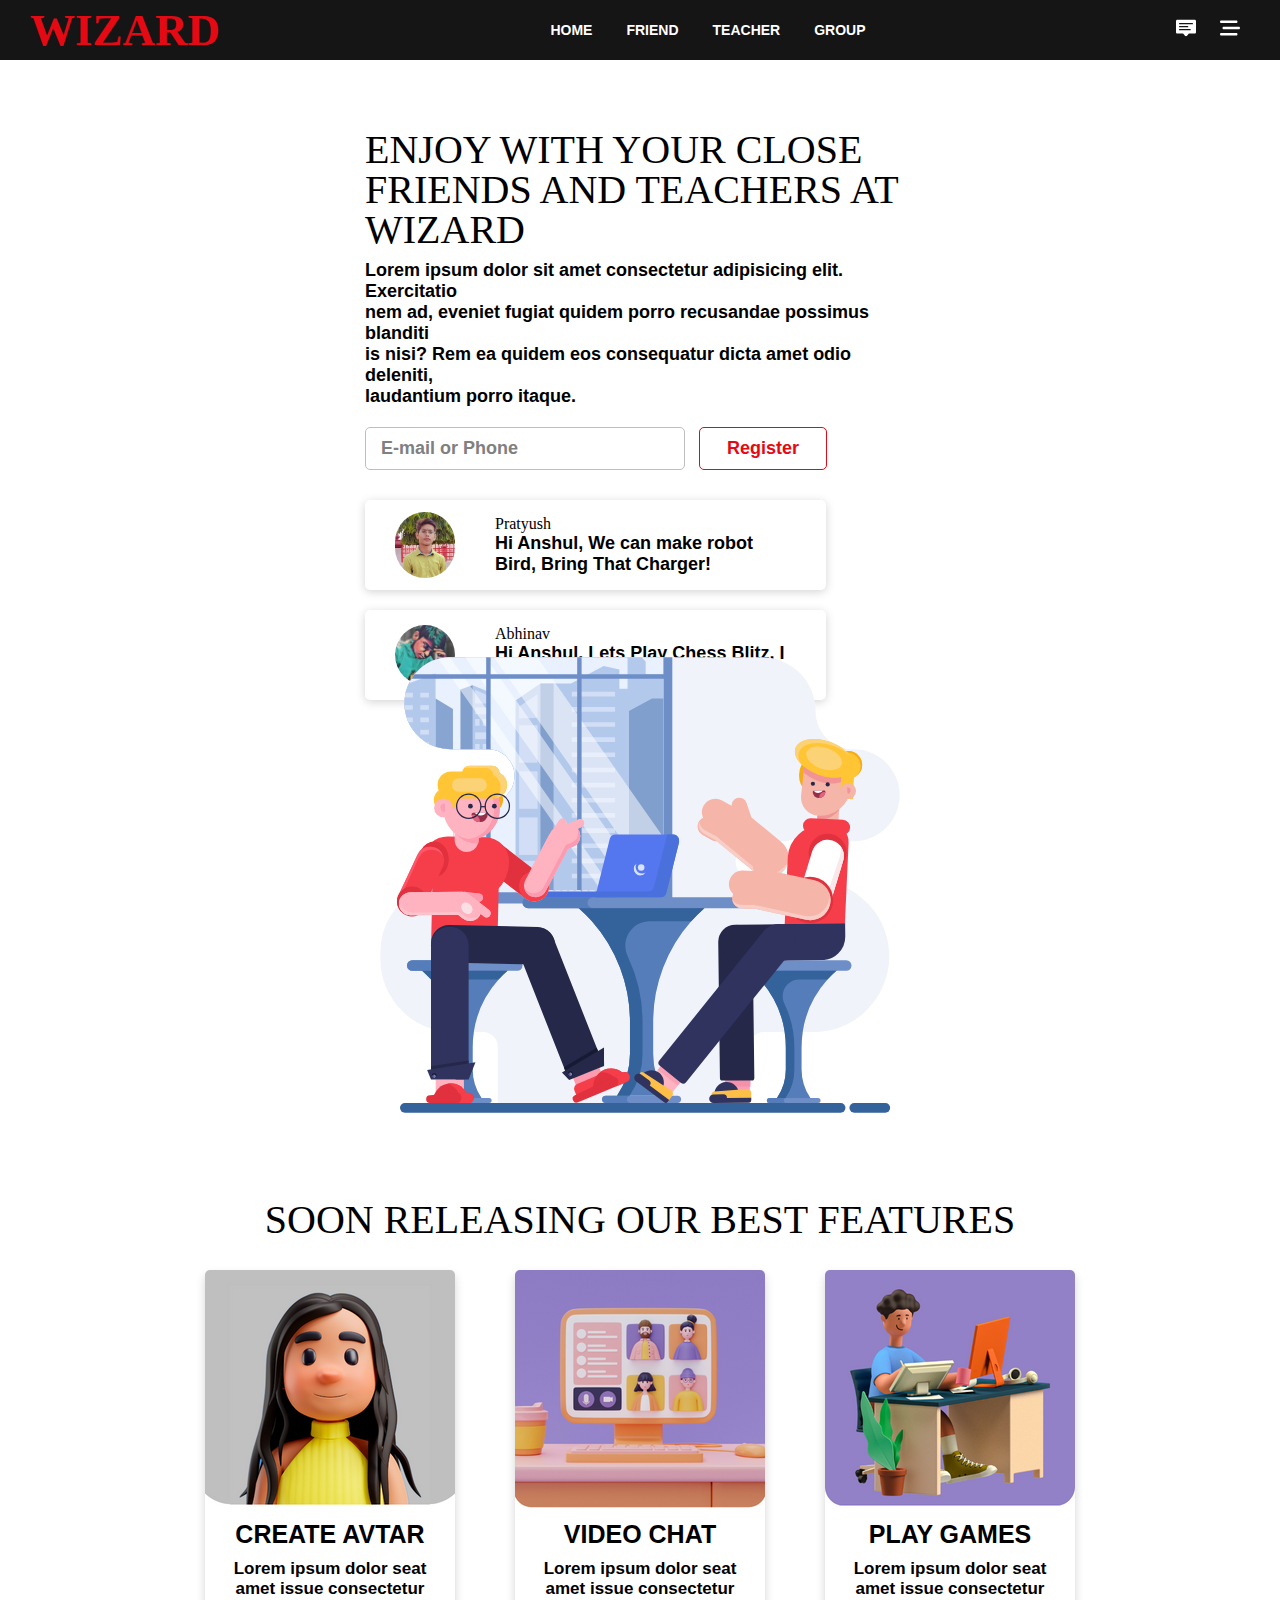
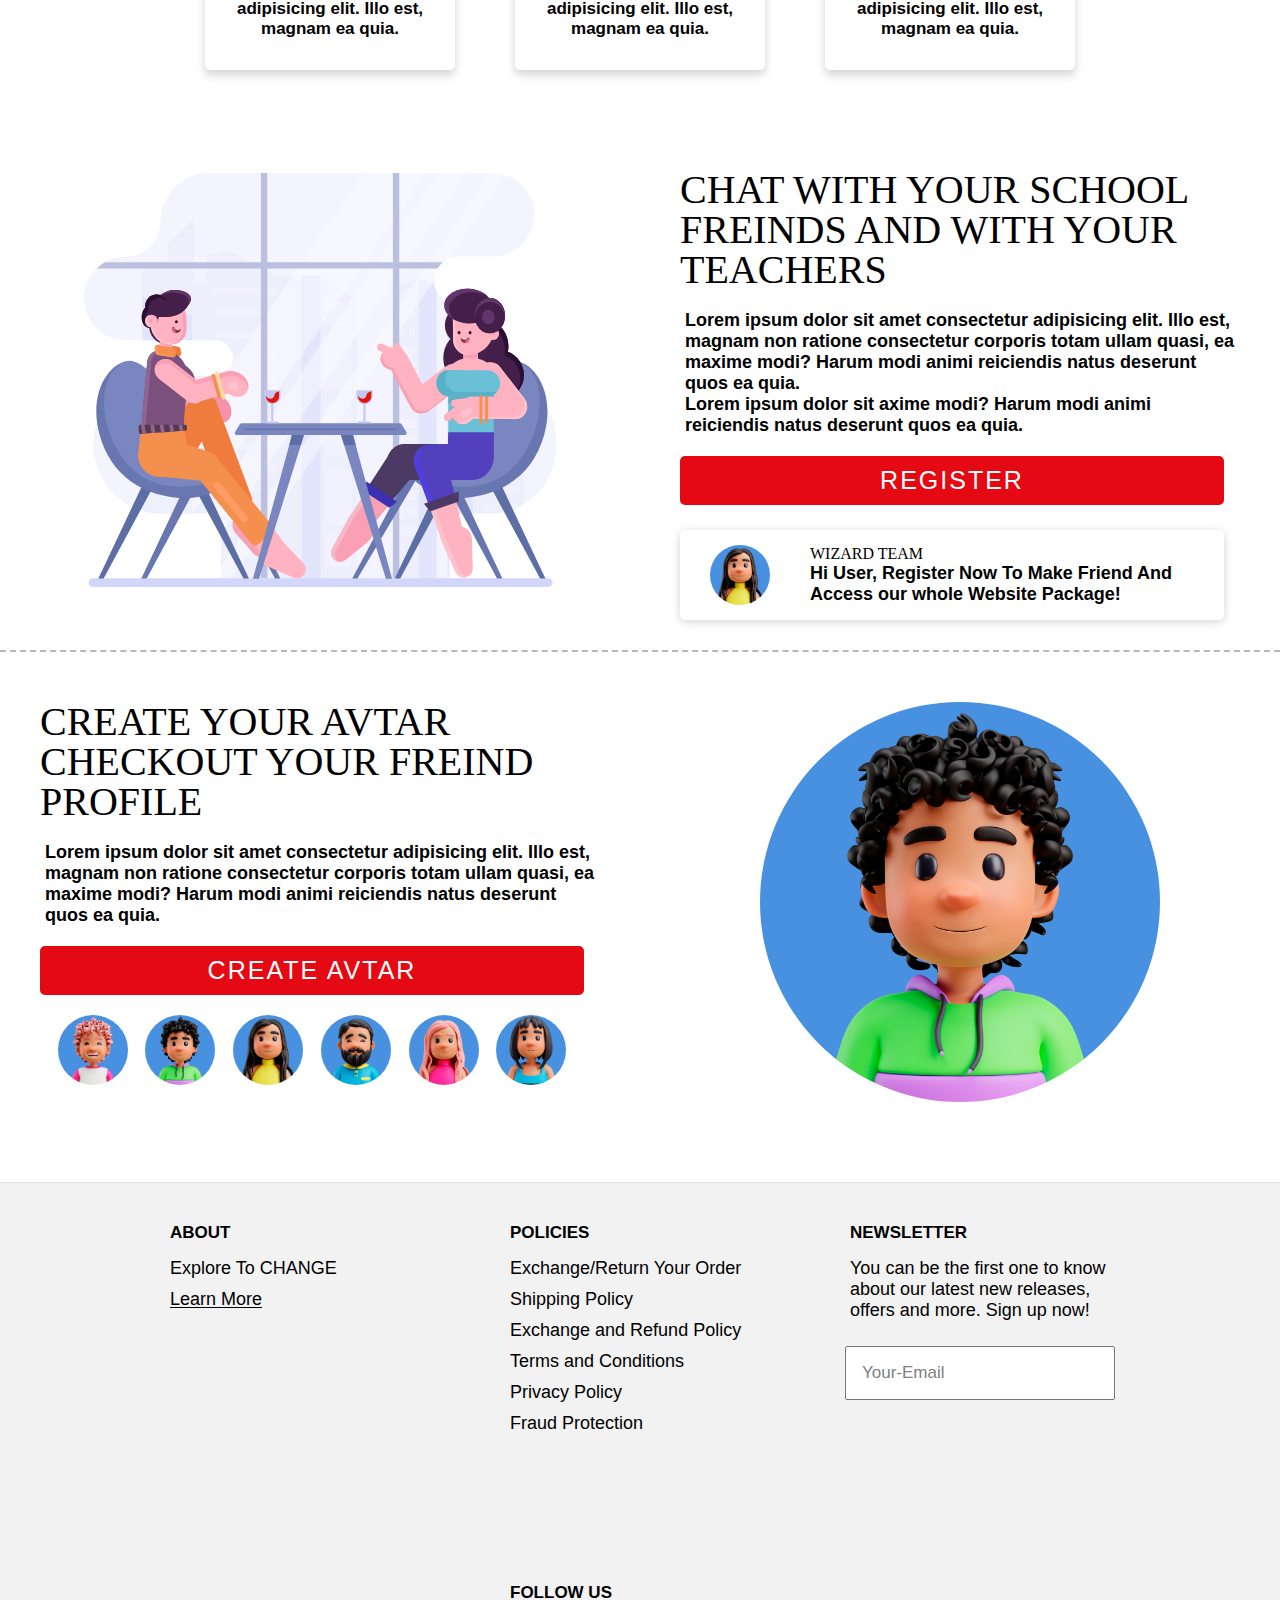
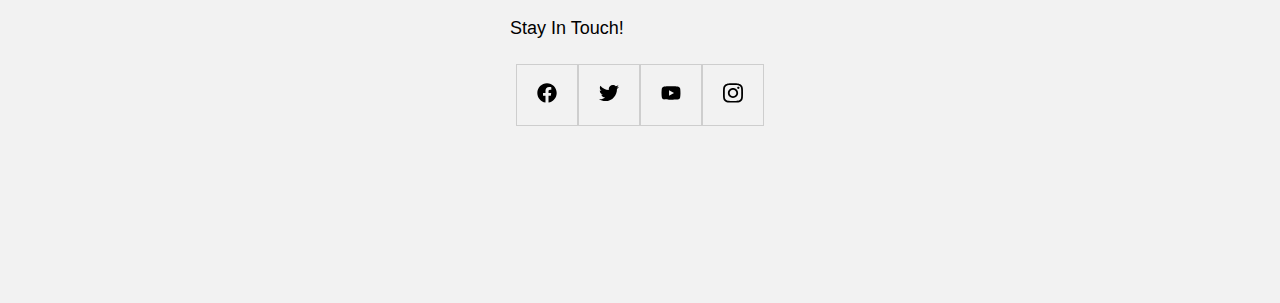
<file: index.html>
<!DOCTYPE html>
<html lang="en">
<head>
    <meta charset="UTF-8">
    <meta name="viewport" content="width=device-width, initial-scale=1.0">
    <title>Lallantop</title>
    <link rel="stylesheet" href="index.css">
    
</head>
<body>

<nav>
    <h1 class="logo">WIZARD</h1>
    <ul>
        <a href="index.html">HOME</a>
        <a href="friend.html">FRIEND</a>
        <a href="teacher.html">TEACHER</a>
        <a href="group.html">GROUP</a>
    </ul>
    <ul class="rightnav">
        <img src="message-svgrepo-com.svg" alt="" class="navmessage">
        <img src="bars-staggered-solid.svg" alt="" class="barbtn">
    </ul>
</nav>

<!-- ------------------HIDDEN POPUP BOX CODE----------------- -->
<div class="hiddenbarbox">
    <button class="boxbtns"><img src="login-svgrepo-com.svg" alt="">LOGIN</button>
    <button class="boxbtns"><img src="create-svgrepo-com.svg" alt="">REIGISTER</button>
    <button class="boxbtns"><img src="report-svgrepo-com.svg" alt="">REPORT</button>
    <button class="boxbtns"><img src="feedback-svgrepo-com.svg" alt="">FEEDBACK</button>
   <button class="closebtnhiddenbox"><img src="close-circle-svgrepo-com.svg" alt="">CLOSE BOX</button>
</div>


<div class="container">

    <div class="box" id="box1">

        <h1 class="heading">ENJOY WITH YOUR CLOSE FRIENDS AND TEACHERS AT WIZARD</h1>
        <p class="uxmessage">Lorem ipsum dolor sit amet consectetur adipisicing elit. Exercitatio <br> nem ad, eveniet fugiat quidem porro recusandae possimus blanditi <br> is nisi? Rem ea quidem eos consequatur dicta amet odio deleniti,<br> laudantium porro itaque.</p>
        <input type="email" class="phoneinput" placeholder="E-mail or Phone">
        <button class="register">Register</button>

        <div class="friendcontainer">
            <div class="friendbox" id="friendbox1">               
                <img src="pratyush.jpeg" alt="">
                <ul>
                <p class="name">Pratyush</p>
                <p class="message">Hi Anshul, We can make robot Bird, Bring That Charger!</p>
                </ul>
            </div>
            <div class="friendbox" id="friendbox2">
                <img src="abhinav.jpg" alt="">
                <ul>
                <p class="name">Abhinav</p>
                <p class="message">Hi Anshul, Lets Play Chess Blitz, I will Defeat You Bro.</p>
            </ul>
            </div>
        </div>

    </div>

    <div class="box" id="box2">
        <img src="communication _ man, guy, person, table, stool, chair, laptop, computer, conversation, chat.svg" alt="">
    </div>

</div>

<h1 class="heading2">SOON RELEASING OUR BEST FEATURES</h1>

<div class="contianer2">
    <div class="card" id="card1">
        <h1 class="cardhead">CREATE AVTAR</h1>
        <p class="cardmessage">Lorem ipsum dolor seat amet issue consectetur adipisicing elit. Illo est, magnam ea quia.</p>
    </div>
    <div class="card" id="card2">
        <h1 class="cardhead">VIDEO CHAT</h1>
        <p class="cardmessage">Lorem ipsum dolor seat amet issue consectetur adipisicing elit. Illo est, magnam ea quia.</p>
    </div>
    <div class="card" id="card3">
        <h1 class="cardhead">PLAY GAMES</h1>
        <p class="cardmessage">Lorem ipsum dolor seat amet issue consectetur adipisicing elit. Illo est, magnam ea quia.</p>
    </div>
</div>

<div class="partnercontainer">
    <div class="partnerbox">
        <img src="leisure _ woman, girl, person, table, chair, window, conversation, chat.svg" alt="">
    </div>
    <div class="partnerbox">
        <h1 class="heading3">CHAT WITH YOUR SCHOOL FREINDS AND WITH YOUR TEACHERS </h1>
        <p class="uxmessage">Lorem ipsum dolor sit amet consectetur adipisicing elit. Illo est, magnam non ratione consectetur corporis totam ullam quasi, ea maxime modi? Harum modi animi reiciendis natus deserunt quos ea quia.</p>
        <p class="uxmessage">Lorem ipsum dolor sit axime modi? Harum modi animi reiciendis natus deserunt quos ea quia.</p>
        <button class="findregister">REGISTER</button>
        
        <div class="usmessagecontainer">
            <div class="messagebox">
                <img src="img1.jpg" alt="">
                <ul>
                    <p class="name">WIZARD TEAM</p>
                    <p class="message">Hi User, Register Now To Make Friend And Access our whole Website Package!</p>
                </ul>
            </div>
        </div>
    </div>
</div>

<div class="container3">
    <div class="featurebox">
        <h1 class="heading4">CREATE YOUR AVTAR CHECKOUT YOUR FREIND PROFILE</h1>
        <p class="uxmessage">Lorem ipsum dolor sit amet consectetur adipisicing elit. Illo est, magnam non ratione consectetur corporis totam ullam quasi, ea maxime modi? Harum modi animi reiciendis natus deserunt quos ea quia.</p>
        <button class="findregister">CREATE AVTAR</button>
        <div class="avtarbox">
            <img src="img5.jpg" alt="" class="avtarimg5">
            <img src="img.jpg" alt="" class="avtarimg">
            <img src="img1.jpg" alt="" class="avtarimg1">
            <img src="img2.jpg" alt="" class="avtarimg2">
            <img src="img3.jpg" alt="" class="avtarimg3">
            <img src="img4.jpg" alt="" class="avtarimg4">
        </div>
    </div>
    <div class="featurebox" id="featurebox2">
        <img src="img.jpg" alt="" class="featureimg">
    </div>
</div>

<!-- ------------------FOOTER--------------- -->

<div class="footer">
    <div class="footerSection">
        <h1 class="sectionHead">ABOUT</h1>
        <p class="footerContent">Explore To CHANGE</p>
        <p class="footerContent" style="text-decoration: underline; text-underline-offset: 2px;"><a href="">Learn More</a></p>
    </div>
    <div class="footerSection">
        <h1 class="sectionHead">POLICIES</h1>
        <p class="footerContent"><a href="">Exchange/Return Your Order</a></p>
        <p class="footerContent"><a href="">Shipping Policy</a></p>
        <p class="footerContent"><a href="">Exchange and Refund Policy</a></p>
        <p class="footerContent"><a href="">Terms and Conditions</a></p>
        <p class="footerContent"><a href="">Privacy Policy</a></p>
        <p class="footerContent"><a href="">Fraud Protection</a></p>
    </div>
    <div class="footerSection">
        <h1 class="sectionHead">NEWSLETTER</h1>
        <p class="footerContent"><a href="">You can be the first one to know about our latest new releases, offers and more. Sign up now!</a></p>
        <input type="email" placeholder="Your-Email" class="emailinput">
    </div>
    <div class="footerSection">
        <h1 class="sectionHead">FOLLOW US</h1>
        <p class="footerContent">Stay In Touch!</p>
    <div class="social">
        <div class="socialBoxes">
            <li><a href=""><img src="facebook.svg" alt=""></a></li>
        </div>
        <div class="socialBoxes">
            <li><a href=""><img src="twitter.svg" alt=""></a></li>
        </div>
        <div class="socialBoxes">
            <li><a href=""><img src="youtube.svg" alt=""></a></li>
        </div>
        <div class="socialBoxes">
            <li><a href=""><img src="instagram.svg" alt=""></a></li>
        </div>
    </div>
    </div>
</div>


<script src="index.js"></script>

</body>
</html>
</file>
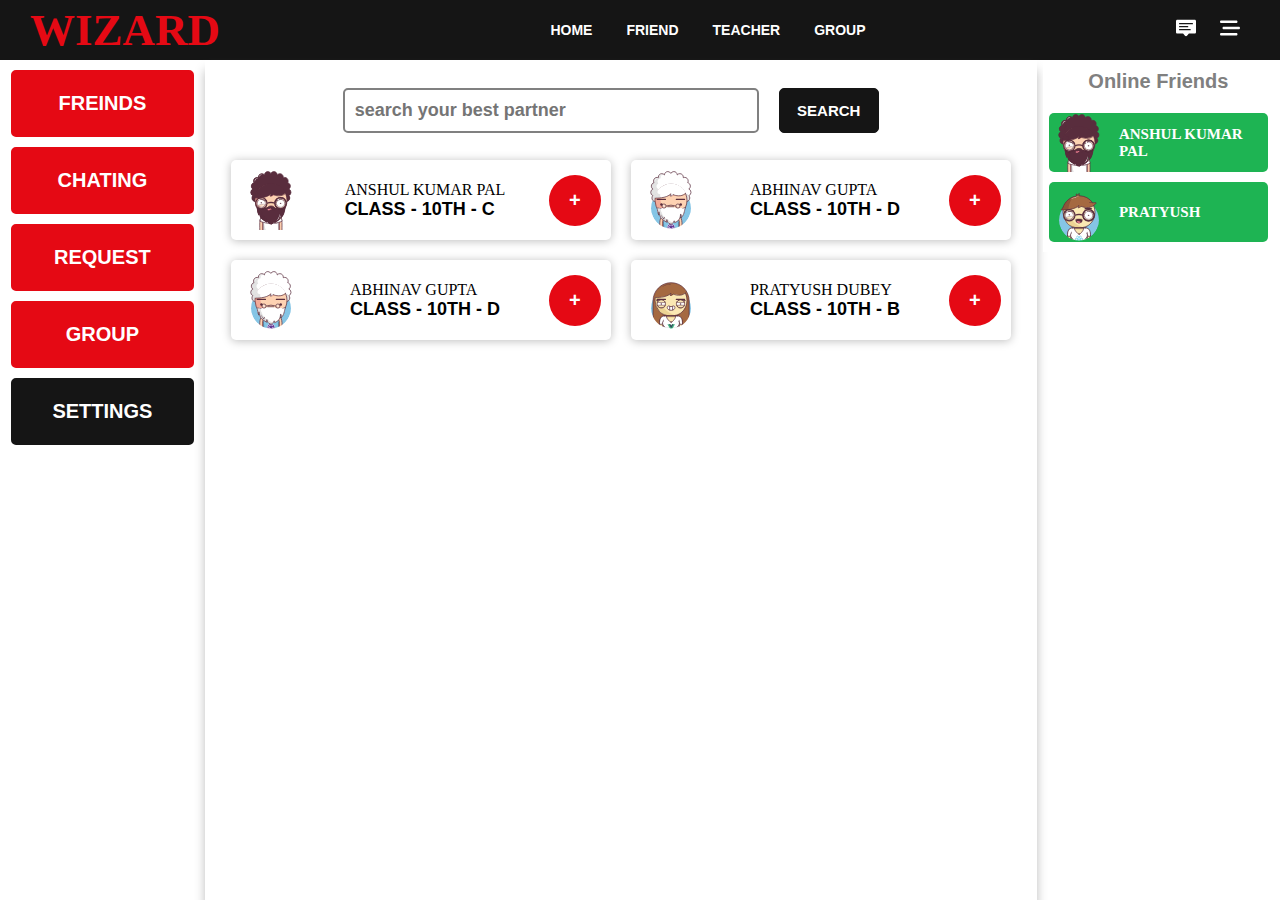
<file: friend.html>
<!DOCTYPE html>
<html lang="en">
<head>
    <meta charset="UTF-8">
    <meta name="viewport" content="width=device-width, initial-scale=1.0">
    <title>FIREND</title>
    <link rel="stylesheet" href="friend.css">
</head>
<body>

    <nav>
        <h1 class="logo">WIZARD</h1>
        <ul>
            <a href="index.html">HOME</a>
            <a href="friend.html">FRIEND</a>
            <a href="teacher.html">TEACHER</a>
            <a href="group.html">GROUP</a>
        </ul>
        <ul class="rightnav">
            <img src="message-svgrepo-com.svg" alt="" class="navmessage">
            <img src="bars-staggered-solid.svg" alt="" class="barbtn">
        </ul>
    </nav>

    <!-- ------------------HIDDEN POPUP BOX CODE----------------- -->

<div class="hiddenbarbox">
    <button class="boxbtns"><img src="login-svgrepo-com.svg" alt="">LOGIN</button>
    <button class="boxbtns"><img src="create-svgrepo-com.svg" alt="">REIGISTER</button>
    <button class="boxbtns"><img src="report-svgrepo-com.svg" alt="">REPORT</button>
    <button class="boxbtns"><img src="feedback-svgrepo-com.svg" alt="">FEEDBACK</button>
   <button class="closebtnhiddenbox"><img src="close-circle-svgrepo-com.svg" alt="">CLOSE BOX</button>
</div>


<div class="requestcont">
    <div class="listnav">
        <h1>REQUEST LIST</h1>
        <img src="delete-svgrepo-com (1).svg" alt="" class="closelistnavimg">
    </div>
    <div class="listcontianer">
        <div class="dostbox">
            <img src="bighead3.svg" alt="" class="userimg">
            <ul>
            <p class="requestmsg">You have requested to <span>Pratyush dubey</span> to Follow.</p>
            </ul>
            <img src="rejected-3-svgrepo-com.svg" alt="" class="happen">
        </div>
    </div>
</div>

<div class="hiddenfriendmaincont">
    <div class="listnav hhh">
        <h1>MY FRIENDS</h1>
        <img src="delete-svgrepo-com (1).svg" alt="" class="closelistnavimg" id="hidimg">
    </div>
    <div class="hiddenfriendcont">
        <div class="myhidfirendbox">
            <div class="infobox">
                <img src="bighead7.svg" alt="" class="userfriendimg">
                <p class="userfriendname">Abhinav Gupta</p>
                <div class="btnbox">
                    <button class="dostmessage">MESSAGE</button>
                    <button class="dostfollow">FOLLOWING</button>
                </div>
                <div class="skillbox">
                    <p class="skillhead">Skills</p>
                    <div class="skillhave">
                        <p>UX/UI</p>
                        <p>HTML</p>
                        <p>CSS</p>
                        <p>PHP</p>
                        <p>JAVASCRIPT</p>
                    </div>
                </div>
            </div>
        </div>
        <div class="myhidfirendbox">
            <div class="infobox">
                <img src="bighead1.svg" alt="" class="userfriendimg">
                <p class="userfriendname">Pratyush dubey</p>
                <div class="btnbox">
                    <button class="dostmessage">MESSAGE</button>
                    <button class="dostfollow">FOLLOWING</button>
                </div>
                <div class="skillbox">
                    <p class="skillhead">Skills</p>
                    <div class="skillhave">
                        <p>UX/UI</p>
                        <p>HTML</p>
                        <p>CSS</p>
                        <p>PHP</p>
                        <p>JAVASCRIPT</p>
                    </div>
                </div>
            </div>
        </div>
        <div class="myhidfirendbox">
            <div class="infobox">
                <img src="bighead6.svg" alt="" class="userfriendimg">
                <p class="userfriendname">Angesh Yadav</p>
                <div class="btnbox">
                    <button class="dostmessage">MESSAGE</button>
                    <button class="dostfollow">FOLLOWING</button>
                </div>
                <div class="skillbox">
                    <p class="skillhead">Skills</p>
                    <div class="skillhave">
                        <p>MATHAMATICION</p>
                        <p>PHYICSIST</p>
                        <p>MARKETER</p>
                        <p>MARKETER</p>
                    </div>
                </div>
            </div>
        </div>
    </div>
</div>

<!-- --------------------CONTIAINER--------------- -->
<div class="container">
    <div class="box" id="box1">
        <button class="boxbtn" id="friendbtn">FREINDS</button>
        <button class="boxbtn">CHATING</button>
        <button class="boxbtn" id="requestbtn">REQUEST</button>
        <button class="boxbtn">GROUP</button>
        <button class="settingbtn">SETTINGS</button>
    </div>
    <div class="box" id="box2"> 

        <div class="searchnav">
            <input type="text" name="" id="" class="nameinput" placeholder="Search Your Best Partner" maxlength="50">
            <button class="searchbtn">SEARCH</button>
        </div>

        <div class="firendcontainer">
            <div class="friendbox">
                <img src="bighead.svg" alt="" class="userimg">
                <ul>
                    <p class="name" id="am">ANSHUL KUMAR PAL</p>
                    <p class="message">CLASS - 10TH - C</p>
                </ul>
                <button class="addbtn">+</button>
            </div>
            <div class="friendbox">
                <img src="bighead2.svg" alt="" class="userimg">
                <ul>
                    <p class="name">ABHINAV GUPTA</p>
                    <p class="message">CLASS - 10TH - D</p>
                </ul>
                <button class="addbtn">+</button>
            </div>
            <div class="friendbox">
                <img src="bighead2.svg" alt="" class="userimg">
                <ul>
                    <p class="name">ABHINAV GUPTA</p>
                    <p class="message">CLASS - 10TH - D</p>
                </ul>
                <button class="addbtn">+</button>
            </div>
            <div class="friendbox">
                <img src="bighead3.svg" alt="" class="userimg">
                <ul>
                    <p class="name">PRATYUSH DUBEY</p>
                    <p class="message">CLASS - 10TH - B</p>
                </ul>
                <button class="addbtn">+</button>
            </div>
        </div>
    </div>

    <div class="box" id="box3">
        <p class="box3head">Online Friends</p>
        <div class="onlineuser">
            <img src="bighead.svg" alt="" class="onlineuserimg">
            <p class="onlineusername">ANSHUL KUMAR PAL</p>
        </div>
        <div class="onlineuser">
            <img src="bighead4.svg" alt="" class="onlineuserimg">
            <p class="onlineusername">PRATYUSH</p>
        </div>
    </div>
</div>

<script src="friend.js"></script>


</body>
</html>
</file>
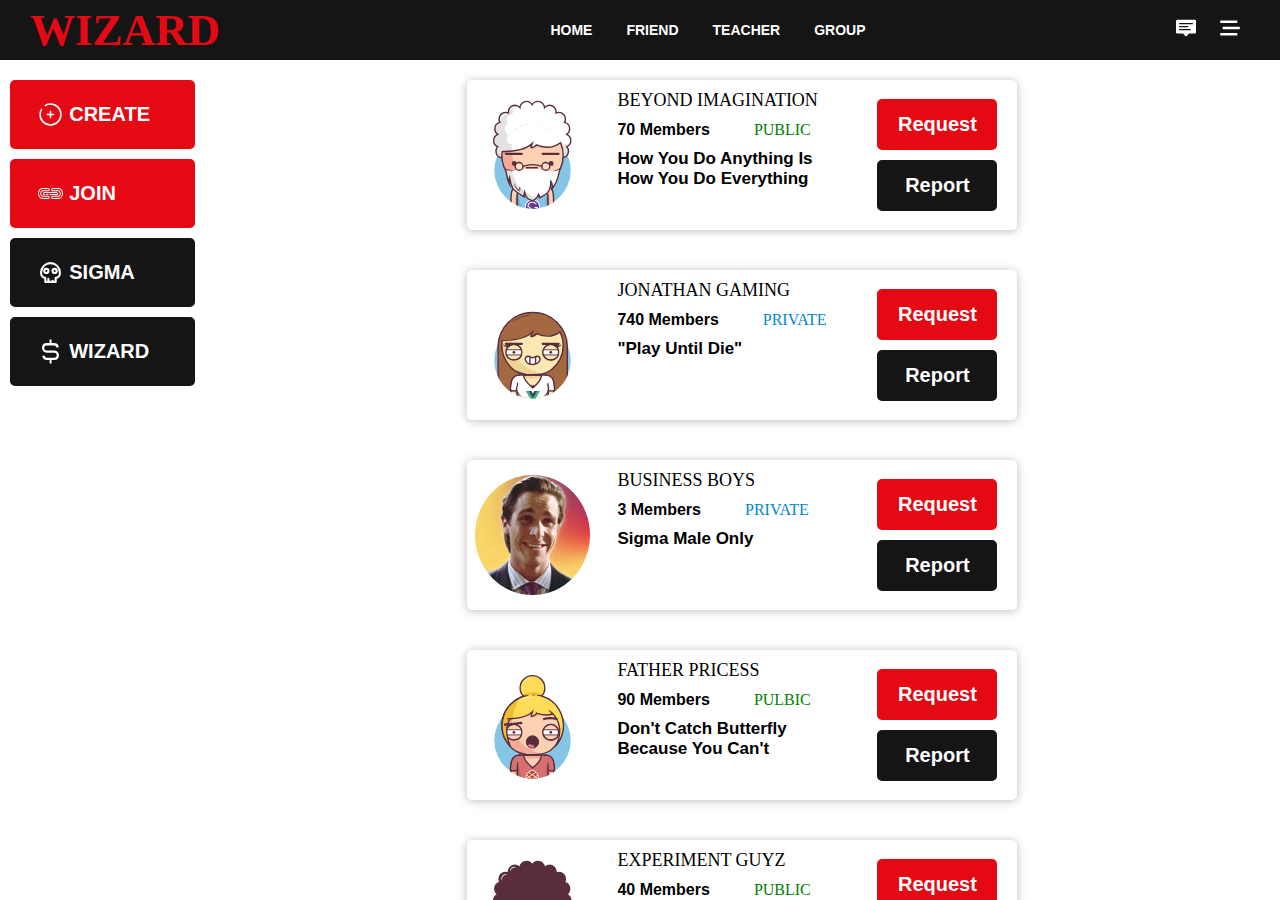
<file: group.html>
<!DOCTYPE html>
<html lang="en">

<head>
    <meta charset="UTF-8">
    <meta name="viewport" content="width=device-width, initial-scale=1.0">
    <title>Group</title>
    <link rel="stylesheet" href="group.css">
</head>

<body>

    <nav>
        <h1 class="logo">WIZARD</h1>
        <ul>
            <a href="index.html">HOME</a>
            <a href="friend.html">FRIEND</a>
            <a href="teacher.html">TEACHER</a>
            <a href="group.html">GROUP</a>
        </ul>
        <ul class="rightnav">
            <img src="message-svgrepo-com.svg" alt="" class="navmessage">
            <img src="bars-staggered-solid.svg" alt="" class="barbtn">
        </ul>
    </nav>

    <!-- ------------------HIDDEN POPUP BOX CODE----------------- -->
<div class="hiddenbarbox">
    <button class="boxbtns"><img src="login-svgrepo-com.svg" alt="">LOGIN</button>
    <button class="boxbtns"><img src="create-svgrepo-com.svg" alt="">REIGISTER</button>
    <button class="boxbtns"><img src="report-svgrepo-com.svg" alt="">REPORT</button>
    <button class="boxbtns"><img src="feedback-svgrepo-com.svg" alt="">FEEDBACK</button>
   <button class="closebtnhiddenbox"><img src="close-circle-svgrepo-com.svg" alt="">CLOSE BOX</button>
</div>

    <div class="createcontainer">
        <div class="formcontainer">
            <div class="formbox" id="formbox1"></div>
            <div class="formbox" id="formbox2">
                <div class="formnav">
                    <p>WIZARD</p>
                    <img src="delete-svgrepo-com (1).svg" alt="" class="closelistnavimg">
                </div>
                <img src="bighead7.svg" alt="" class="groupimg">
                <form action="">
                    <input type="text" placeholder="Group Name" maxlength="20" class="nama">
                    <input type="text" placeholder="About Group" maxlength="50" class="abtgupinp">
                    <button id="creategupbtn">CREATE</button>
                </form>
            </div>
        </div>
    </div>

    <div class="container">
        <div class="box" id="box1">
            <button class="boxbtn" id="createbtn"><img src="add-circle-svgrepo-com.svg" alt="">CREATE</button>
            <button class="boxbtn"><img src="linked-svgrepo-com.svg" alt="">JOIN</button>
            <button class="moneybtn" id="sigma"><img src="skull-alt-svgrepo-com.svg" alt="">SIGMA</button>
            <button class="moneybtn" id="danger"><img src="money-svgrepo-com.svg" alt="">WIZARD</button>
        </div>

        <div class="box" id="box2">
            <div class="groupcontainer">
                <div class="groupbox">
                    <div class="imgbox">
                        <img src="bighead2.svg" alt="" class="grouplogo">
                    </div>
                    <div class="userinfo">
                        <p class="groupname">BEYOND IMAGINATION</p>
                        <ul>
                        <p class="aboutfollow"><span>70</span> Members</p>
                        <p class="grouptypetext" id="publicgroup">PUBLIC</p>
                        </u>
                        <p class="groupquote">How you do anything is how you do everything</p>
                    </div>
                    <div class="groupjoin" >
                        <button class="addbtn">Request</button>
                        <button class="reportbtn">Report</button>
                    </div>
                </div>
                <div class="groupbox">
                    <div class="imgbox">
                        <img src="bighead3.svg" alt="" class="grouplogo">
                    </div>
                    <div class="userinfo">
                        <p class="groupname">JONATHAN GAMING</p>
                        <ul>
                        <p class="aboutfollow"><span>740</span> Members</p>
                        <p class="grouptypetext" id="privategroup">PRIVATE</p>
                        </ul>
                        <p class="groupquote">"Play Until Die"</p>
                    </div>
                    <div class="groupjoin">
                        <button class="addbtn">Request</button>
                        <button class="reportbtn">Report</button>
                    </div>
                </div>
                <div class="groupbox">
                    <div class="imgbox">
                        <img src="sigma" alt="" class="grouplogo">
                    </div>
                    <div class="userinfo">
                        <p class="groupname">BUSINESS BOYS</p>
                        <ul>
                            <p class="aboutfollow"><span>3</span> Members</p>
                            <p class="grouptypetext" id="privategroup">PRIVATE</p>
                        </ul>
                        <p class="groupquote">sigma male Only</p>
                    </div>
                    <div class="groupjoin">
                        <button class="addbtn">Request</button>
                        <button class="reportbtn">Report</button>
                    </div>
                </div>
                <div class="groupbox">
                    <div class="imgbox">
                        <img src="bighead5.svg" alt="" class="grouplogo">
                    </div>
                    <div class="userinfo">
                        <p class="groupname">FATHER PRICESS</p>
                        <ul>
                            <p class="aboutfollow"><span>90</span> Members</p>
                            <p class="grouptypetext" id="publicgroup">PULBIC</p>
                        </ul>
                        <p class="groupquote">Don't Catch butterfly because you can't</p>
                    </div>
                    <div class="groupjoin">
                        <button class="addbtn">Request</button>
                        <button class="reportbtn">Report</button>
                    </div>
                </div>
                <div class="groupbox">
                    <div class="imgbox">
                        <img src="bighead.svg" alt="" class="grouplogo">
                    </div>
                    <div class="userinfo">
                        <p class="groupname">EXPERIMENT GUYZ</p>
                        <ul>
                            <p class="aboutfollow"><span>40</span> Members</p>
                            <p class="grouptypetext" id="publicgroup">PUBLIC</p>
                        </ul>
                        <p class="groupquote">Sodium X Water 🔥</p>
                    </div>
                    <div class="groupjoin">
                        <button class="addbtn">Request</button>
                        <button class="reportbtn">Report</button>
                    </div>
                </div>
                <div class="groupbox">
                    <div class="imgbox">
                        <img src="bighead4.svg" alt="" class="grouplogo">
                    </div>
                    <div class="userinfo">
                        <p class="groupname">PADAKU STUDENTS</p>
                        <ul>
                            <p class="aboutfollow"><span>74</span> Members</p>
                            <p class="grouptypetext" id="publicgroup">PUBLIC</p>
                        </ul>       
                        <p class="groupquote">humko padhna h bro</p>
                    </div>
                    <div class="groupjoin">
                        <button class="addbtn">Request</button>
                        <button class="reportbtn">Report</button> 
                    </div>
                </div>
            </div>
        </div>
    </div>

    <script src="group.js"></script>

</body>

</html>
</file>
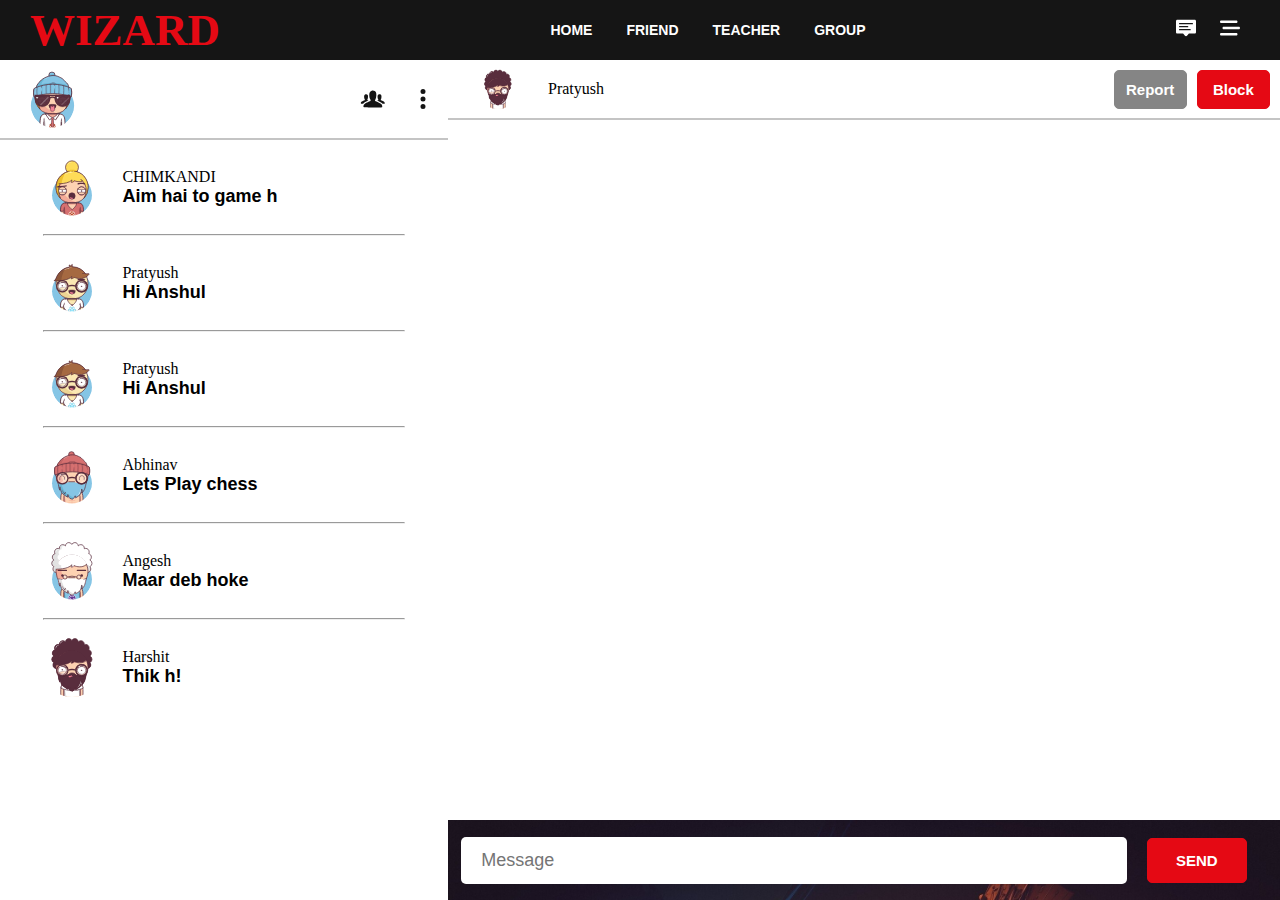
<file: message.html>
<!DOCTYPE html>
<html lang="en">
<head>
    <meta charset="UTF-8">
    <meta name="viewport" content="width=device-width, initial-scale=1.0">
    <title>MESSAGE</title>
    <link rel="stylesheet" href="message.css">
</head>
<body>

<nav>
    <h1 class="logo">WIZARD</h1>
    <ul>
        <a href="index.html">HOME</a>
        <a href="friend.html">FRIEND</a>
        <a href="teacher.html">TEACHER</a>
        <a href="group.html">GROUP</a>
    </ul>
    <ul class="rightnav">
        <img src="message-svgrepo-com.svg" alt="">
        <img src="bars-staggered-solid.svg" alt="" class="barbtn">
    </ul>
</nav>

<!-- ------------------HIDDEN POPUP BOX CODE----------------- -->
<div class="hiddenbarbox">
    <button class="boxbtns"><img src="login-svgrepo-com.svg" alt="">LOGIN</button>
    <button class="boxbtns"><img src="create-svgrepo-com.svg" alt="">REIGISTER</button>
    <button class="boxbtns"><img src="report-svgrepo-com.svg" alt="">REPORT</button>
    <button class="boxbtns"><img src="feedback-svgrepo-com.svg" alt="">FEEDBACK</button>
   <button class="closebtnhiddenbox"><img src="close-circle-svgrepo-com.svg" alt="">CLOSE BOX</button>
</div>

<!-- --------------------------------- -->

<div class="messagecontainer">
    <div class="box" id="box1">
        <div class="abtusernav">
            <div class="abtuserbox" id="abtuserbox1">
                <img src="bighead6.svg" alt="">
            </div>
            <div class="abtuserbox" id="abtuserbox2"> 
                <img src="group-svgrepo-com.svg" alt="">
                <img src="dots-vertical-svgrepo-com.svg" alt="">
            </div>
            
            
        </div>
        <div class="friendcontainer">
            <div class="friendbox" id="friendbox1">               
                <img src="bighead5.svg" alt="" class="userimg">
                <ul>
                <p class="name">CHIMKANDI</p>
                <p class="message">Aim hai to game h</p>
                </ul>
            </div>
            <hr>
            <div class="friendbox" id="friendbox1">               
                <img src="bighead4.svg" alt="" class="userimg">
                <ul>
                <p class="name">Pratyush</p>
                <p class="message">Hi Anshul</p>
                </ul>
            </div>
            <hr>
            <div class="friendbox" id="friendbox1">               
                <img src="bighead4.svg" alt="" class="userimg">
                <ul>
                <p class="name">Pratyush</p>
                <p class="message">Hi Anshul</p>
                </ul>
            </div>
            <hr>
            <div class="friendbox" id="friendbox1">               
                <img src="bighead1.svg" alt="" class="userimg">
                <ul>
                <p class="name">Abhinav</p>
                <p class="message">Lets Play chess</p>
                </ul>
            </div>
            <hr>
            <div class="friendbox" id="friendbox1">               
                <img src="bighead2.svg" alt="" class="userimg">
                <ul>
                <p class="name">Angesh</p>
                <p class="message">Maar deb hoke</p>
                </ul>
            </div>
            <hr>
            <div class="friendbox" id="friendbox1">               
                <img src="bighead.svg" alt="" class="userimg">
                <ul>
                <p class="name">Harshit</p>
                <p class="message">Thik h!</p>
                </ul>
            </div>
        </div>
    </div>

    <div class="box" id="box2">
        <div class="chatnavcontainer">
            <div class="userchatnav">
                <img src="bighead.svg" alt="" class="userimgchat">
                <ul>
                    <p class="chatname">Pratyush</p>
                </ul>
            </div>
            <div class="callnav">
                <button class="report">Report</button>
                <button class="block">Block</button>
            </div>
        </div>
        
        <div class="userchatbox">
            <div class="messagebox" id="comebox"></div>
            <div class="messagebox" id="sendbox"></div>
        </div>

        <div class="bottom">
            <input type="text" name="range" id="" class="chatinput" placeholder="Message">
            <button class="sendbtn">SEND </button>
        </div>
    </div>

</div>

<script src="message.js"></script>

</body>
</html>
</file>
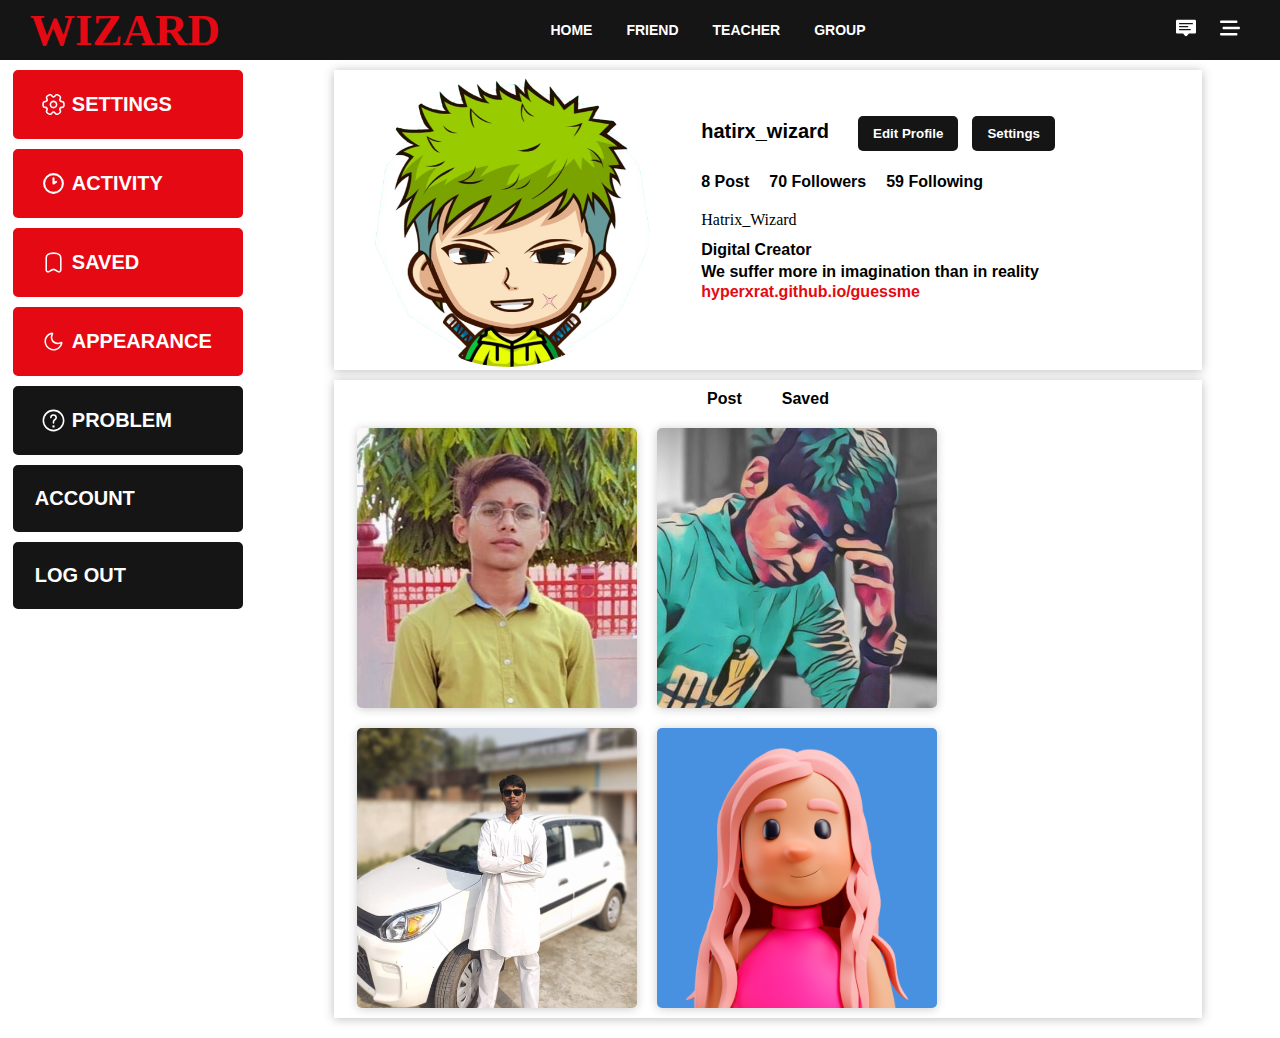
<file: profile.html>
<!DOCTYPE html>
<html lang="en">
<head>
    <meta charset="UTF-8">
    <meta name="viewport" content="width=device-width, initial-scale=1.0">
    <title>Profile</title>
    <link rel="stylesheet" href="profile.css">
    
</head>
<body>

<nav>
    <h1 class="logo">WIZARD</h1>
    <ul>
        <a href="index.html">HOME</a>
        <a href="friend.html">FRIEND</a>
        <a href="teacher.html">TEACHER</a>
        <a href="group.html">GROUP</a>
    </ul>
    <ul class="rightnav">
        <img src="message-svgrepo-com.svg" alt="" class="navmessage">
        <img src="bars-staggered-solid.svg" alt="" class="barbtn">
    </ul>
</nav>

<!-- ------------------HIDDEN POPUP BOX CODE----------------- -->
<div class="hiddenbarbox">
    <button class="boxbtns"><img src="login-svgrepo-com.svg" alt="">LOGIN</button>
    <button class="boxbtns"><img src="create-svgrepo-com.svg" alt="">REIGISTER</button>
    <button class="boxbtns"><img src="report-svgrepo-com.svg" alt="">REPORT</button>
    <button class="boxbtns"><img src="feedback-svgrepo-com.svg" alt="">FEEDBACK</button>
   <button class="closebtnhiddenbox"><img src="close-circle-svgrepo-com.svg" alt="">CLOSE BOX</button>
</div>

<div class="container">
    <div class="sectioninfo">
        <button class="boxbtn"><img src="setting-svgrepo-com.svg" alt="">SETTINGS</button>
        <button class="boxbtn"><img src="clock-two-svgrepo-com.svg" alt="">ACTIVITY</button>
        <button class="boxbtn"><img src="saved-svgrepo-com.svg" alt="">SAVED</button>
        <button class="boxbtn"><img src="moon-svgrepo-com.svg" alt="">APPEARANCE</button>
        <button class="settingbtn"><img src="problem-management-backup-svgrepo-com.svg" alt="">PROBLEM</button>
        <button class="settingbtn">ACCOUNT</button>
        <button class="settingbtn">LOG OUT</button>
    </div>
    <div class="profilecontainer">
        <div class="box" id="box1">
            <div class="imgbox">
                <img src="swayster.png" alt="" >
            </div>
            <div class="userinfo">
                <p class="username">HATIRX_WIZARD</p>
                <button>Edit Profile</button>
                <button>Settings</button>
                <div class="followingcontainer">
                    <p class="aboutfollow"><span>8</span> Post</p>
                    <p class="aboutfollow"><span>70</span> Followers</p>
                    <p class="aboutfollow"><span>59</span> Following</p>
                </div>
                <div class="biodata">
                    <p class="mainname">Hatrix_Wizard</p>
                    <p class="userbiodata">Digital Creator</p>
                    <p class="userbiodata">We suffer more in imagination than in reality</p>
                    <p class="userbiolink"><a href="">hyperxrat.github.io/guessme</a></p>
                </div>
            </div>
        </div>

        <div class="box" id="box2">
            <div class="boxnav">
                <p>Post</p>
                <p>Saved</p>
            </div>
            <div class="userimgcontianer">
                <div class="imgcontainer">
                    <div class="uploadedimg">
                        <img src="pratyush.jpeg" alt="">
                    </div>
                    <div class="uploadedimg">
                        <img src="abhinav.jpg" alt="">
                    </div>
                    <div class="uploadedimg">
                        <img src="WhatsApp Image 2023-05-08 at 6.22.06 PM.jpeg" alt="">
                    </div>
                    <div class="uploadedimg">
                        <img src="img3.jpg" alt="">
                    </div>
                </div>
            </div>
        </div>
    </div>
</div>

<script src="profile.js"></script>

</body>
</html>
</file>
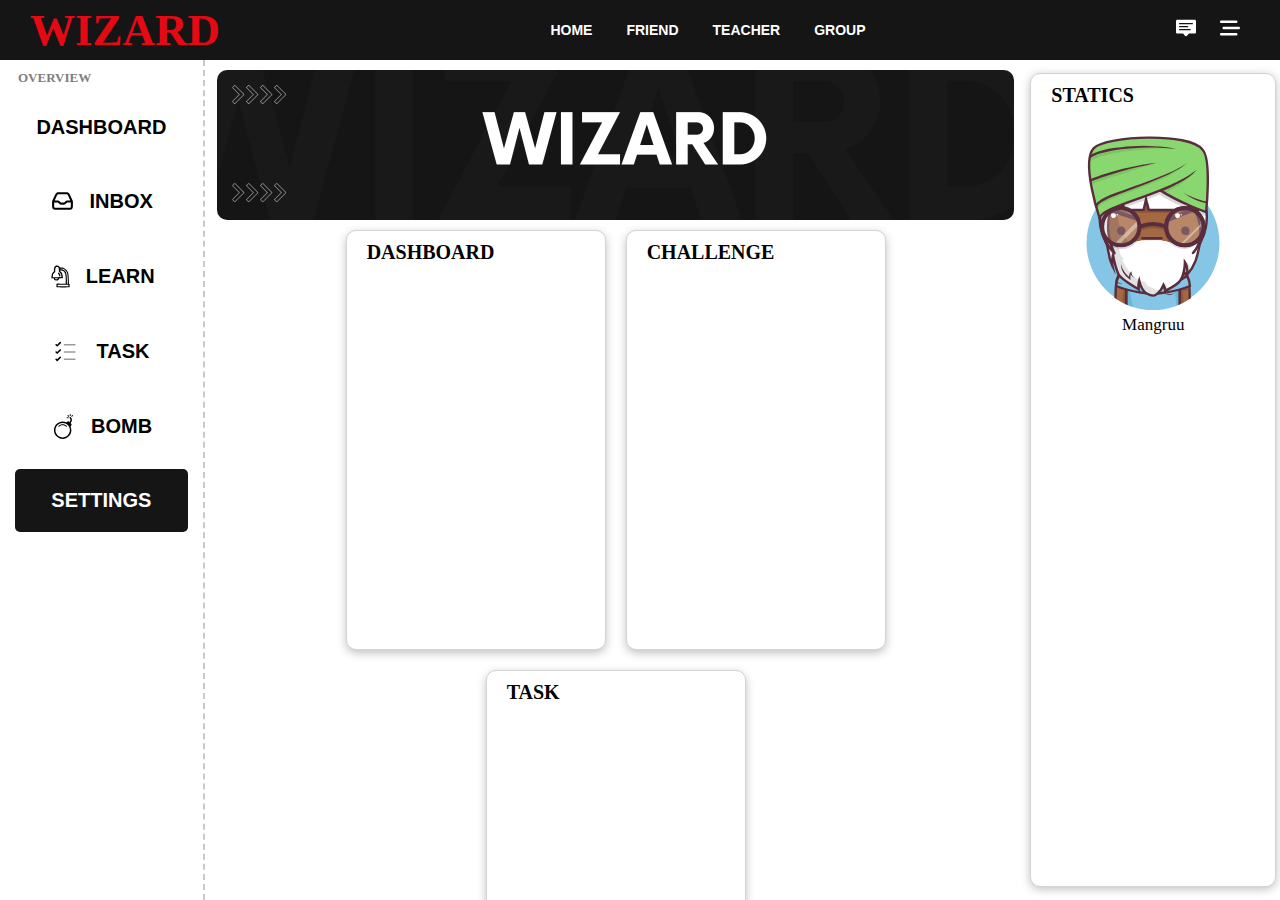
<file: sigma.html>
<!DOCTYPE html>
<html lang="en">
<head>
    <meta charset="UTF-8">
    <meta name="viewport" content="width=device-width, initial-scale=1.0">
    <title>SIGMA</title>
    <link rel="stylesheet" href="sigma.css">
</head>
<body>

    <nav>
        <h1 class="logo">WIZARD</h1>
        <ul>
            <a href="index.html">HOME</a>
            <a href="friend.html">FRIEND</a>
            <a href="teacher.html">TEACHER</a>
            <a href="group.html">GROUP</a>
        </ul>
        <ul class="rightnav">
            <img src="message-svgrepo-com.svg" alt="" class="navmessage">
            <img src="bars-staggered-solid.svg" alt="" class="barbtn">
        </ul>
    </nav>

    <!-- ------------------HIDDEN POPUP BOX CODE----------------- -->

<div class="hiddenbarbox">
    <button class="boxbtns"><img src="login-svgrepo-com.svg" alt="">LOGIN</button>
    <button class="boxbtns"><img src="create-svgrepo-com.svg" alt="">REIGISTER</button>
    <button class="boxbtns"><img src="report-svgrepo-com.svg" alt="">REPORT</button>
    <button class="boxbtns"><img src="feedback-svgrepo-com.svg" alt="">FEEDBACK</button>
   <button class="closebtnhiddenbox"><img src="close-circle-svgrepo-com.svg" alt="">CLOSE BOX</button>
</div>

<!-- <h1 class="heading">Efficient tasks yield successful outcomes</h1> -->

<div class="container">
    <div class="box" id="box1">
        <p style="padding: 10px 18px 0px; font-family: 'gotham light'; font-weight: 900; color: gray; font-size: 13px;">OVERVIEW</p>
        <button class="boxbtn">DASHBOARD</button>
        <button class="boxbtn"><img src="inbox-alt-1-svgrepo-com.svg" alt="">INBOX</button>
        <button class="boxbtn"><img src="study-svgrepo-com.svg" alt="">LEARN</button>
        <button class="boxbtn"><img src="task-svgrepo-com.svg" alt="">TASK</button>
        <button class="boxbtn"><img src="bomb-svgrepo-com.svg" alt="">BOMB</button>
        <button class="settingbtn">SETTINGS</button>
    </div>
    <div class="box" id="box2">
        <div style="width: 97%; height: 150px; background-image: url('poto.png'); margin: auto; border-radius: 10px;"></div>
        <div class="innerbox2">
            <div class="userdashcontainer">
                <div class="userdashbox">
                    <p class="userdashboxhead">DASHBOARD</p>
                </div>
                <div class="userdashbox">
                    <p class="userdashboxhead">CHALLENGE</p>
                </div>
                <div class="userdashbox">
                    <p class="userdashboxhead">TASK</p>
                </div>
            </div>
        </div>
    </div>
    <div class="box" id="box3">
        <div class="innerbox3">
        <p style="font-family: gotham; font-weight: 900; font-size: 20px; margin: 10px 20px;">STATICS</p>
        <div class="userdashimg">
            <img src="bighead7.svg" alt="">
            <p class="username" style="text-align: center; font-family: viga; font-size: 17px;">Mangruu</p>
        </div>
    </div>
    </div>
</div>


<script src="sigma.js"></script>
    
</body>
</html>
</file>
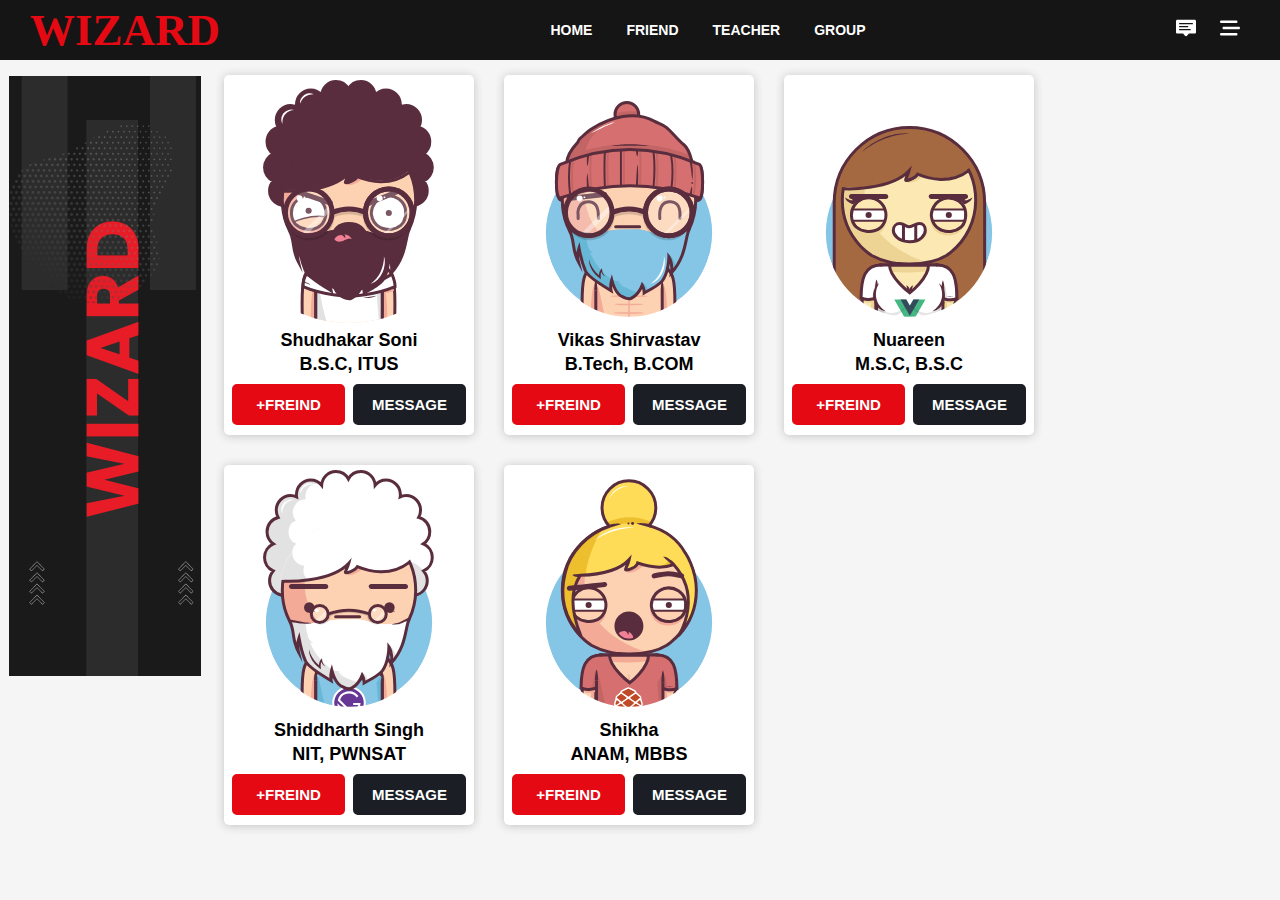
<file: teacher.html>
<!DOCTYPE html>
<html lang="en">
<head>
    <meta charset="UTF-8">
    <meta name="viewport" content="width=device-width, initial-scale=1.0">
    <title>TEACHERS</title>
    <link rel="stylesheet" href="teacher.css">
    <link rel="preconnect" href="https://fonts.googleapis.com">
<link rel="preconnect" href="https://fonts.gstatic.com" crossorigin>
<link href="https://fonts.googleapis.com/css2?family=Poppins:wght@700&family=VT323&display=swap" rel="stylesheet">
</head>
<body>

<nav>
    <h1 class="logo">WIZARD</h1>
    <ul>
        <a href="index.html">HOME</a>
        <a href="friend.html">FRIEND</a>
        <a href="teacher.html">TEACHER</a>
        <a href="group.html">GROUP</a>
    </ul>
    <ul class="rightnav">
        <img src="message-svgrepo-com.svg" alt="" class="navmessage">
        <img src="bars-staggered-solid.svg" alt="" class="barbtn">
    </ul>
</nav>

<!-- ------------------HIDDEN POPUP BOX CODE----------------- -->
<div class="hiddenbarbox">
    <button class="boxbtns"><img src="login-svgrepo-com.svg" alt="">LOGIN</button>
    <button class="boxbtns"><img src="create-svgrepo-com.svg" alt="">REIGISTER</button>
    <button class="boxbtns"><img src="report-svgrepo-com.svg" alt="">REPORT</button>
    <button class="boxbtns"><img src="feedback-svgrepo-com.svg" alt="">FEEDBACK</button>
   <button class="closebtnhiddenbox"><img src="close-circle-svgrepo-com.svg" alt="">CLOSE BOX</button>
</div>

<div class="container">
    <div class="box" id="box1"></div>
    <div class="box" id="box2">
        <div class="userbox">
            <div class="imagebox">
                <img src="bighead.svg" alt="">
            </div>
            <p class="username">Shudhakar Soni</p>
            <p class="qualification">B.S.C, ITUS</p>
            <div class="btncontainer">
                <button class="freindbtn">+FREIND</button>
                <button class="messagebtn">MESSAGE</button>
            </div>
        </div>
        <div class="userbox">
            <div class="imagebox">
                <img src="bighead1.svg" alt="">
            </div>
            <p class="username">Vikas Shirvastav</p>
            <p class="qualification">B.Tech, B.COM</p>
            <div class="btncontainer">
                <button class="freindbtn">+FREIND</button>
                <button class="messagebtn">MESSAGE</button>
            </div>
        </div>
        <div class="userbox">
            <div class="imagebox">
                <img src="bighead3.svg" alt="">
            </div>
            <p class="username">Nuareen </p>
            <p class="qualification">M.S.C, B.S.C</p>
            <div class="btncontainer">
                <button class="freindbtn">+FREIND</button>
                <button class="messagebtn">MESSAGE</button>
            </div>
        </div>
        <div class="userbox">
            <div class="imagebox">
                <img src="bighead2.svg" alt="">
            </div>
            <p class="username">Shiddharth Singh</p>
            <p class="qualification">NIT, PWNSAT</p>
            <div class="btncontainer">
                <button class="freindbtn">+FREIND</button>
                <button class="messagebtn">MESSAGE</button>
            </div>
        </div>
        <div class="userbox">
            <div class="imagebox">
                <img src="bighead5.svg" alt="">
            </div>
            <p class="username">Shikha</p>
            <p class="qualification">ANAM, MBBS</p>
            <div class="btncontainer">
                <button class="freindbtn">+FREIND</button>
                <button class="messagebtn">MESSAGE</button>
            </div>
        </div>
    </div>
</div>

<script src="teacher.js"></script>

</body>
</html>
</file>
<file: index.css>
*{
    margin: 0px;
    padding: 0px;
    box-sizing: border-box;
}
body,html{
    background-color: #ffffff;
    max-width: 1600px;
    margin: auto;
    overflow-x: hidden;
}
nav{
    display: flex;
    align-items: center;
    justify-content: space-between;
    background-color: #151515;
    height: 60px;
}
.logo{
    color: #E50914;
    font-family: Bebas Neue;
    font-size: 45px;
    margin: 0px 30px;
}
nav a{
    display: inline;
    color: #fff;
    padding: 10px 15px;
    font-family: 'Gotham Light',sans-serif;
    font-size: 14px;
    font-weight: 900;
    gap: 10px;
    border-radius: 5px;
    text-decoration: none;
}
.rightnav{
    margin-right: 30px;
}
ul img{
    width: 20px;
    margin: 0px 10px;
    filter: invert();
}
nav a:hover{
    color: #E50914;
    cursor: pointer;
}
.rightnav img:hover{
    cursor: pointer;
filter: invert(18%) sepia(54%) saturate(7476%) hue-rotate(350deg) brightness(87%) contrast(109%);
}

/* ----------------------- */

.hiddenbarbox button:hover{
    color: #E50914;
    background-color: transparent;
    cursor: pointer;
}
.hiddenbarbox{
    display: none;
    height: calc(100vh - 60px);
    width: 350px;
    max-width: 1600px;
    background-color: rgba(255, 255, 255, 0.4);
    border-radius: 5px;
    position: absolute;
    top: 60px;
    left: 74%;
    z-index: 21;
    -webkit-backdrop-filter: blur(5px);
    backdrop-filter: blur(5px);
    overflow: hidden;
    animation-name: hidden;
    animation-duration: 1s;
    animation-fill-mode: forwards;
}
@keyframes hidden {
    0%{
        left: 100%;
    }
    25%{
        left: 100%;
    }
    50%{
        left: 74%;
    }
    75%{
        left: 74%;
    }
    100%{
        left: 74%;
    }
}
.closebtnhiddenbox,.boxbtns{
    padding: 20px;
    font-size: 20px;
    width: 250px;
    margin: 20px auto;
    color: white;
    border: 2px solid #E50914;
    background-color: #E50914;
    border-radius: 20px;
    transition: 0.1s cubic-bezier(0.075, 0.82, 0.165, 1);
    display: flex;
    align-items: center;
    justify-content: left;
    font-family: 'Gotham Black',sans-serif;
    font-weight: 900;
}
.boxbtns img,.closebtnhiddenbox img{
    width: 25px;
    filter: invert();
    margin: 0px 6px 0px 20px;
}
.hiddenbarbox button:hover img{
        filter: invert(18%) sepia(54%) saturate(7476%) hue-rotate(350deg) brightness(87%) contrast(109%);
}

/* --------------CONTAINER------------ */
.container{
    width: 100%;
    height: 100%;
    display: flex;
    align-items: center;
    justify-content: center;
    flex-wrap: wrap;
}
.box{
    width: 50%;
    height: 550px;
}
#box2{
    display: flex;
    align-items: center;
    justify-content: center;
    flex-wrap: wrap;
}
#box2 img{
    width: 550px;
    margin: auto;
}

/* -----------------box1 ----------------- */
.uxmessage{
    margin: 0px 45px;
    text-align: left;
    font-family: 'Gotham Light',sans-serif;
    font-size: 18px;
    font-weight: 900;
}

.heading{
    font-family: luckiest guy;
    font-size: 40px;
    font-weight: 500;
    margin: 70px 45px 45px 45px;
    line-height: 40px;
    margin-bottom: 10px;
    text-align: left;
}
.phoneinput{
    margin: 20px 10px 0px 45px;
    font-family: 'Gotham Light',sans-serif;
    font-size: 18px;
    font-weight: 900;
    padding: 10px 15px;
    width: 50%;
    border: 0.5px solid rgb(190, 190, 190);
    border-radius: 5px;
    outline: none;
}
.register{
    width: 20%;
    background-color: rgb(255, 255, 255);
    color: #E50914;
    font-size: 18px;
    font-weight: 900;
    padding: 10px 15px;
    font-family: 'Gotham Light',sans-serif;
    border: 0.5px solid #E50914;
    border-radius: 5px;
    transition: 0.2s cubic-bezier(0.215, 0.610, 0.355, 1);
}
.register:hover{
    background-color: #E50914;
    color: white;
    cursor: pointer;
}

/* ---------------------FRIEND CONTINAER----------------- */

.friendcontainer{
    width: 100%;
    display: flex;
    align-items: left;
    flex-direction: column;
    margin: 20px 45px;
    flex-wrap: wrap;
}
.friendbox{
    width: 72%;
    height: 90px;
    background-color: #ffffff;
    margin: 10px 0px;
    border-radius: 5px;
    box-shadow: 0px 2px 10px rgb(212, 212, 212);
    display: flex;
    align-items: center;
    justify-content: space-between;
}
.message{
    font-family: 'Gotham Light',sans-serif;
    font-size: 18px;
    font-weight: 900;
    margin: 0px 40px;
    text-align: left;
}
.name{
    font-family: viga;
    margin: 0px 40px;
    text-align: left;
}
#friendbox1{
    animation-name: leftslide;
    animation-duration: 2s;
    animation-fill-mode: forwards;
    animation-iteration-count: 1;
}
#friendbox2{
    animation-name: leftslide;
    animation-duration: 4s;
    animation-fill-mode: forwards;
    animation-iteration-count: 1;
}
@keyframes leftslide {
    0%{
        margin-left: -200px;
    }
    35%{
        margin-left:  0px;
    }
    75%{
        margin-left: 0px;
    }
    100%{
        margin-left: 0px;
    }
}
.friendbox img{
    width: 60px;
    border-radius: 50px;
    margin-left: 30px;
}


/* --------scroll bar ---------*/

body::-webkit-scrollbar {
    width: 1px
  }
   
body::-webkit-scrollbar-track {
    box-shadow: inset 0 0 6px rgba(0, 0, 0, 0.3);
  }
   
body::-webkit-scrollbar-thumb {
    background-color: rgb(255, 255, 255);
    outline: 1px solid rgb(255, 255, 255);
}

/* ----------------------CONTAINER2------------------- */

.contianer2{
    width: 100%;
    height: 100%;
    display: flex;
    align-items: center;
    justify-content: center;
    flex-wrap: wrap;
}
.card{
    width: 250px;
    height: 400px;
    border-radius: 5px;
    background-color: white;
    box-shadow: 0px 5px 10px rgb(212, 212, 212);
    margin:10px 30px;
    transition: 0.2s linear;
}
.card:hover{
    box-shadow: 0px 15px 25px rgb(212, 212, 212);
    margin-top: -10px;
}
.heading2{
    text-align: center;
    font-family: luckiest guy;
    font-size: 40px;
    font-weight: 500;
    margin: 40px 40px 20px;
    line-height: 40px;
}
#card1{
    background-image: url('card1.png');
    background-repeat: repeat;
    background-size: cover;
}
#card2{
    background-image: url('card2.png');
    background-repeat: repeat;
    background-size: cover;
}
#card3{
    background-image: url('card3.png');
    background-repeat: repeat;
    background-size: cover;
}
.cardhead{
    font-family: 'Gotham',sans-serif;
    font-size: 25px;
    font-weight: 900;
    text-align: center;
    margin-top: 250px;
}
.cardmessage{
    font-family: 'Gotham Light',sans-serif;
    font-size: 17px;
    font-weight: 900;
    margin: 10px;
    text-align: center;
}

/* -------------------PARTNER CONTAINER--------------- */

.partnercontainer{
    width: 100%;
    height: 100%;
    display: flex;
    align-items: center;
    justify-content: center;
    margin-top: 50px;
    flex-wrap: wrap;
}
.partnerbox{
    width: 50%;
    height: 500px;
}
.partnerbox img{
    width: 500px;
    display: block;
    margin: auto;
}
.heading3{
    text-align: left;
    font-family: luckiest guy;
    font-size: 40px;
    font-weight: 500;
    margin: 40px 40px 20px;
    line-height: 40px;
}
.findregister{
    margin: 20px 40px;
    font-size: 25px;
    font-family: 'Gotham Black',sans-serif;
    /* font-family: Metropolis; */
    letter-spacing: 2px;
    padding: 10px;
    width: 85%;
    color: white;
    background-color: #E50914;
    border: none;
    border-radius: 5px;
    transition: 0.3s cubic-bezier(0.215, 0.610, 0.355, 1);
}
.findregister:hover{
    cursor: pointer;
    background-color: rgb(0, 0, 0);
    color: #E50914;
}
.usmessagecontainer{
    width: 100%;
    display: flex;
    align-items: center;
    justify-content: left;
}
.messagebox{
    width: 85%;
    height: 90px;
    background-color: white;
    box-shadow: 0px 2px 10px rgb(212, 212, 212);
    margin: 5px 40px;
    display: flex;
    align-items: center;
    justify-content: space-between;
    border-radius: 5px;
}
.messagebox img{
    width: 60px;
    border-radius: 50px;
    margin-left: 30px;
}
/* --------------------CONTAINER FEATURES ----------------- */

.container3{
    width: 100%;
    display: flex;
    align-items: center;
    justify-content: center;
    flex-wrap: wrap;
    height: 100%;
    margin-top: 20px;
    border-top: 2px dashed rgb(184, 184, 184);
}
.featurebox{
    width: 50%;
    height: 500px;
}
#featurebox2{
    display: flex;
    align-items: center;
    justify-content: center;
}
.featurebox img{
    width: 400px;
    border-radius: 50%;
    transition: 0.3s linear;
}
.featurebox img:hover{
    cursor: pointer;
}
.heading4{
    text-align: left;
    font-family: luckiest guy;
    font-size: 40px;
    font-weight: 500;
    margin: 50px 40px 20px;
    line-height: 40px;
}
.avtarbox{
    width: 85%;
    margin: 0px 40px;
    display: flex;
    align-items: center;
    justify-content: space-evenly;
}
.avtarbox img{
    width: 70px;
}

/* ----------------FOOTER ---------------- */

.footer{
    max-width: 1500px;
    display: flex;
    align-items: center;
    justify-content: center;
    flex-wrap: wrap;
    border-top: 1px solid rgb(223, 223, 223);
    background-color: rgb(242, 242, 242);
    margin-top: 30px;
}
.footerSection{
    width: 300px;
    height: 300px;
    margin: 40px 20px 20px;
}
.sectionHead{
    font-family: 'Signika Negative', sans-serif;
    font-size: 17px;
    font-weight: 900;
    margin-left: 20px;
    margin-bottom: 10px;
}
.footerContent{
    padding: 5px 20px;
    font-size: 18px;
    font-family: 'Segoe UI', Tahoma, Geneva, Verdana, sans-serif;
}
.footerContent a{
    text-decoration: none;
    color: black;
    font-weight: 400;
}
.social{
    display: flex;
    align-items: center;
    justify-content: center;
    margin-top: 20px;
}
.social li{
    display: flex;
    align-items: center;
    justify-content: center;
    padding: 30px;
    width: 40px;
    height: 35px;
    list-style: none;
    border: 1px solid rgb(206, 206, 206);
    transition: 0.3s cubic-bezier(.215,.61,.355,1);
}
.social img{
    width:20px;
}
.social li:hover{
    background-color: black;
}
.social li:hover img{
    filter: invert();
}

.emailinput{
    padding: 15px 15px;
    width: 90%;
    display: block;
    margin: auto;
    margin-top: 20px;
    font-size: 17px;
    outline: none;
}
input::placeholder{
    color:grey
}


/* ----------------------------- */

@media screen and (max-width: 1360px){
    .container{
        flex-direction: column;
    }
    .box1{
        font-size: 40px;
    }
    .heading{
        font-size: 2.5em;
        margin: none;
    }
        
}
</file>
<file: friend.css>
*{
    margin: 0px;
    padding: 0px;
    box-sizing: border-box;
}
body,html{
    background-color: #ffffff;
    max-width: 1600px;
    margin: auto;
    overflow: hidden;
}
nav{
    display: flex;
    align-items: center;
    justify-content: space-between;
    background-color: #151515;
    height: 60px;
}
.logo{
    color: #E50914;
    font-family: Bebas Neue;
    font-size: 45px;
    margin: 0px 30px;
}
nav a{
    display: inline;
}
nav a{
    color: #fff;
    padding: 10px 15px;
    font-family: 'Gotham Light',sans-serif;
    font-size: 14px;
    font-weight: 900;
    gap: 10px;
    border-radius: 5px;
    text-decoration: none;
}
.rightnav{
    margin-right: 30px;
}
ul img{
    width: 20px;
    margin: 0px 10px;
    filter: invert();
}
nav a:hover{
    color: #E50914;
    cursor: pointer;
}
.rightnav img:hover{
    cursor: pointer;
filter: invert(18%) sepia(54%) saturate(7476%) hue-rotate(350deg) brightness(87%) contrast(109%);
}

/* ----------------------- */

.hiddenbarbox button:hover{
    color: #E50914;
    background-color: transparent;
    cursor: pointer;
}
.hiddenbarbox{
    display: none;
    height: calc(100vh - 60px);
    width: 350px;
    max-width: 1600px;
    background-color: rgba(255, 255, 255, 0.4);
    border-radius: 5px;
    position: absolute;
    top: 60px;
    left: 74%;
    z-index: 21;
    -webkit-backdrop-filter: blur(5px);
    backdrop-filter: blur(5px);
    overflow: hidden;
    animation-name: hidden;
    animation-duration: 1s;
    animation-fill-mode: forwards;
}
@keyframes hidden {
    0%{
        left: 100%;
    }
    25%{
        left: 100%;
    }
    50%{
        left: 74%;
    }
    75%{
        left: 74%;
    }
    100%{
        left: 74%;
    }
}
.closebtnhiddenbox,.boxbtns{
    padding: 20px;
    font-size: 20px;
    width: 250px;
    margin: 20px auto;
    color: white;
    border: 2px solid #E50914;
    background-color: #E50914;
    border-radius: 20px;
    transition: 0.1s cubic-bezier(0.075, 0.82, 0.165, 1);
    display: flex;
    align-items: center;
    justify-content: left;
    font-family: 'Gotham Black',sans-serif;
    font-weight: 900;
}
.boxbtns img,.closebtnhiddenbox img{
    width: 25px;
    filter: invert();
    margin: 0px 6px 0px 20px;
}
.hiddenbarbox button:hover img{
        filter: invert(18%) sepia(54%) saturate(7476%) hue-rotate(350deg) brightness(87%) contrast(109%);
}
/* ------------------------FRIEND REQUEST CONTAINER -------------------------------- */
.requestcont{  
    display: none; 
    width: 700px;
    max-width: 1600px;
    height: calc(100vh - 60px);
    position: absolute;
    background-color: #ffffff;
    z-index: 21;
    animation-name: requestlist;
    animation-duration: 2s;
    border-right: 1px solid #151515;
}
@keyframes requestlist {
        0%{
            left: -100%;
        }
        25%{
            left: -100%;
        }
        50%{
            left: 0%;
        }
        75%{
            left: 0%;
        }
        100%{
            left: 0%;
        }
}
.listnav{
    width: 100%;
    height: 60px;
    display: flex;
    align-items: center;
    justify-content: space-between;
    padding: 10px 55px;
    margin: 10px 0px 0px;
    /* border-bottom: 2px solid rgba(48, 48, 48, 0.58); */
    border-bottom: 2px solid #151515;
}
.listnav h1{
    color: #151515;
    font-family: gotham;
    font-weight: 900;
    font-size: 28px;
    border-radius: 5px;
}
.listnav img{
    width: 30px;
    cursor: pointer;
    transition: 0.1s cubic-bezier(0.215, 0.610, 0.355, 1);
}
.listnav img:hover{
    filter: invert(29%) sepia(88%) saturate(6271%) hue-rotate(347deg) brightness(92%) contrast(113%);
}
.listcontianer{
    height:auto;
    width: 100%;
    display: flex;
    justify-content: center;
    flex-wrap: wrap;
}
.dostbox{
    width: 550px;
    height: 80px;
    background-color: #ffffffe3;
    display: flex;
    align-items: center;
    justify-content: space-between;
    margin: 10px;
    border-radius: 5px;
    box-shadow: 0px 1px 10px rgb(190, 190, 190);
}
.happen{
    width: 50px;
    margin: 0px 20px;
}
.requestmsg{
    font-family: 'gotham light',sans-serif;
    font-weight: 900;
    display: inline;
}
.requestmsg span{
    font-family: viga;
}
.time{display: inline;
    font-family: 'gotham light',sans-serif;
    font-weight: 900;
}
/* ------------------------------------------ */

.hiddenfriendmaincont{  
    display: none;
    width: 100%;
    max-width: 1600px;
    height: calc(100vh - 60px);
    position: absolute;
    background-color: #ffffff;
    z-index: 20;
    animation-name: firendcontainer;
    animation-duration: 2s;
}
@keyframes firendcontainer {
        0%{
            bottom: -100%;
        }
        25%{
            bottom: -100%;
        }
        50%{
            bottom: 0%;
        }
        75%{
            bottom: 0%;
        }
        100%{
            bottom: 0%;
        }
}
#hidimg:hover{
    filter: invert(29%) sepia(88%) saturate(6271%) hue-rotate(347deg) brightness(92%) contrast(113%);
}
.hiddenfriendcont{
    width: 100%;
    height: calc(100vh - 120px);
    overflow: scroll;
    scroll-behavior: smooth;
    padding: 0px 20px;
    display: flex;
    justify-content: center;
    flex-wrap: wrap;
}
.myhidfirendbox{
    padding: 0px 10px;
    width: 300px;
    height: 410px;
    background-color: #fff;
    border: 1px solid rgb(172, 172, 172);
    margin: 15px 15px;
    border-radius: 10px;
    overflow: hidden;
}
.userfriendimg{
    width: 150px;
    display: block;
    margin:10px auto;
    padding: 5px;
    border-radius: 50%;
}
.userfriendname{
    font-family: 'gotham light',sans-serif;
    font-size: 20px;
    text-align: center;
    text-transform: capitalize;
    font-weight: 900;
    margin: 5px auto 0px;
}

.userfriendskill{
    font-family: 'gotham light',sans-serif;
    font-size: 18px;
    text-align: center;
    text-transform: capitalize;
    font-weight: 900;
    padding: 10px;
    margin: 5px auto 5px;
    overflow: hidden;
}
.btnbox{
    display: flex;
    align-items: center;
    justify-content: space-evenly;
    margin: 20px 0px 10px;
}
.btnbox button{
    width: 44%;
    padding: 13px 5px;
    font-family: gotham;
    font-size: 15px;
    font-weight: 900;
    border-radius: 5px;
    cursor: pointer;
    transition: 1s cubic-bezier(0.215, 0.610, 0.355, 1);
}
.dostmessage{
    background-color: #1eb453;
    border: 2px solid #1eb453;
    color: #fff;
}
.dostmessage:hover{
    background-color: #fff;
    color: #1eb453;
}
.dostfollow{
    background-color: #fff;
    color: #1eb453;
    border: 2px solid #1eb453;
}
.dostfollow:hover{
    background-color: #1eb453;
    color: #fff;
}
.skillbox{
    width: 100%;
    height: 100vh;
    margin-top: 15px;
    background-color: #ffffff;
}
.skillhead{
    text-transform: uppercase;
    font-family: 'gotham light',sans-serif;
    font-weight: 900;
    padding: 5px 15px;
    font-size: 14px;
    color: #000000;
    display: block;
}
.skillhave{
    width: 100%;
    color: #000000;
    font-family: 'gotham light',sans-serif;
    font-weight: 900;
    display: flex;
    align-items: center;
    justify-content: left;
    flex-wrap: wrap;
    padding: 0px 10px;
}
.skillhave p{
    padding: 5px 10px;
    display: inline;
    border: 1px solid rgba(0, 0, 0, 0.521);
    margin: 2px;
    border-radius: 5px;
}
/* -------------------------------------------------------------------------------- */
/* -------------------------------------------CONTAINER--------------------------- */
/* ------------------------------------------------------------------------------ */
.container{
    width: 100%;
    height: calc(100vh- 60px);
    display: flex;
    justify-content: space-evenly;
}
#box1{
    width: 15%;
    height: 100%;
    background-color: transparent;
}
#box2{
    width: 65%;
    height:  calc(100vh - 60px);
    background-color: white;
    box-shadow: 0px 10px 10px rgb(189, 189, 189);
    padding-top: 10px;
    overflow-y: scroll;
}
#box3{
    width: 18%;
    height: 100%;
    background-color: #ffffff;
}
/* -------------------------------------------------------------------------------- */
/* -----------------------------------------BOX 1--------------------------------- */
/* ------------------------------------------------------------------------------ */
.boxbtn{
    width: 95%;
    display: block;
    font-size: 20px;
    padding: 20px;
    margin: 10px auto;
    font-family: 'Gotham',sans-serif;
    font-weight: 900;
    color: white;
    background-color: #E50914;
    border: 2px solid #E50914;
    border-radius: 5px;
    transition: 1s cubic-bezier(0.075, 0.82, 0.165, 1);
}
.boxbtn:hover{
    background-color: white;
    color: #E50914;
    cursor: pointer;
    box-shadow: 0px 1px 15px #E50914;
}
.settingbtn{
    background-color: #151515;
    color: white;
    border: 2px solid #151515;
    width: 95%;
    display: block;
    font-size: 20px;
    padding: 20px;
    margin: 10px auto;
    font-family: 'Gotham',sans-serif;
    font-weight: 900;
    border-radius: 5px;
    transition: 1s cubic-bezier(0.075, 0.82, 0.165, 1);
}
.settingbtn:hover{
    background-color: white;
    color: #151515;
    cursor: pointer;
    box-shadow: 0px 1px 15px #151515;
}
/* -------------------------------------------------------------------------------- */
/* -----------------------------------------BOX 2--------------------------------- */
/* ------------------------------------------------------------------------------ */
.firendcontainer{
    display: flex;
    align-items: center;
    justify-content: center;
    flex-wrap: wrap;
}
.friendbox{
    width: 380px;
    height: 80px;
    background-color: white;
    box-shadow: 0px 1px 10px rgb(189, 189, 189);
    display: flex;
    align-items: center;
    justify-content: space-between;
    margin: 10px;
    border-radius: 5px;
}
.userimg{
    width: 60px;
    margin: 0px 10px;
}
.message{
    font-family: 'Gotham Light',sans-serif;
    font-size: 18px;
    font-weight: 900;
    margin: 0px 30px;
    text-align: left;
}
.name{
    font-family: viga;
    margin: 0px 30px;
    text-align: left;
}
.addbtn{
    font-size: 20px;
    font-family: 'Gotham',sans-serif;
    font-weight: 900;
    color: white;
    padding: 12px 18px;
    border: 2px solid #E50914;
    border-radius: 50%;
    background-color: #E50914;
    transition: 1s cubic-bezier(0.075, 0.82, 0.165, 1);
    margin: 0px 10px;
}
.addbtn:hover{
    color:#E50914;
    cursor: pointer;
    background-color: white;
}
.searchnav{
    height: 80px;
    display: flex;
    align-items: center;
    justify-content: center;
}
.nameinput{
    width: 50%;
    padding: 10px 10px;
    font-size: 18px;
    border-radius: 5px;
    border: 2px solid grey;
    font-family: 'Gotham';
    text-transform: lowercase;
    outline: none;
    height: 45px;
}
.searchbtn{
    height: 45px;
    margin: 0px 20px;
    padding: 10px;
    background-color: #151515;
    border-radius: 5px;
    color: white;
    width: 100px;
    font-family: 'Gotham',sans-serif;
    font-size: 15px;
    font-weight: 900;
    border: 1px solid #151515;
}
.nameinput::placeholder{
    font-family: 'Gotham light',sans-serif;
    font-weight: 900;
}
/* -------------------------------------------------------------------------------- */
/* ---------------------------------------BOX 3----------------------------------- */
/* ------------------------------------------------------------------------------ */
.onlineuser{
    width: 95%;
    display: flex;
    align-items: center;
    justify-content: left;
    font-size: 15px;
    margin: 10px auto;
    font-family: 'Gotham',sans-serif;
    font-weight: 900;
    color: white;
    background-color: #1eb453;
    border-radius: 5px;
    transition: 1s cubic-bezier(0.075, 0.82, 0.165, 1);
}
.onlineusername{
    font-family: viga;
    text-align: left;
    padding: 10px;
    text-transform: uppercase;
}
.onlineuserimg{
    width: 60px;
}
.box3head{
    font-family: 'Gotham light',sans-serif;
    font-weight: 900;
    font-size: 20px;
    padding: 10px;
    text-align: center;
    color: grey;
}
/* --------scroll bar ---------*/

#box2::-webkit-scrollbar {
    width: 2px
  }
   
#box2::-webkit-scrollbar-track {
    box-shadow: inset 0 0 6px rgb(255, 255, 255);
  }
   
#box2::-webkit-scrollbar-thumb {
    background-color: rgb(255, 255, 255);
    outline: 0px solid rgb(255, 255, 255);
}
.listcontianer::-webkit-scrollbar {
    width: 2px
  }
   
.listcontianer::-webkit-scrollbar-track {
    box-shadow: inset 0 0 6px rgb(255, 255, 255);
  }
   
.listcontianer::-webkit-scrollbar-thumb {
    background-color: rgb(255, 255, 255);
    outline: 0px solid rgb(255, 255, 255);
}
.hiddenfriendcont::-webkit-scrollbar {
    width: 2px
  }
   
.hiddenfriendcont::-webkit-scrollbar-track {
    box-shadow: inset 0 0 6px rgb(255, 255, 255);
  }
   
.hiddenfriendcont::-webkit-scrollbar-thumb {
    background-color: rgb(255, 255, 255);
    outline: 0px solid rgb(255, 255, 255);
}
</file>
<file: group.css>
* {
    margin: 0px;
    padding: 0px;
    box-sizing: border-box;
}

body,html {
    background-color: #ffffff;
    max-width: 1600px;
    margin: auto;
    overflow-x: hidden;
}
button{
    cursor: pointer;
}
nav {
    display: flex;
    align-items: center;
    justify-content: space-between;
    background-color: #151515;
    height: 60px;
}
.logo {
    color: #E50914;
    font-family: Bebas Neue;
    font-size: 45px;
    margin: 0px 30px;
}
nav a {
    display: inline;
}
nav a {
    color: #fff;
    padding: 10px 15px;
    font-family: 'Gotham Light', sans-serif;
    font-size: 14px;
    font-weight: 900;
    gap: 10px;
    border-radius: 5px;
    text-decoration: none;
}
.rightnav {
    margin-right: 30px;
}
nav ul img {
    width: 20px;
    margin: 0px 10px;
    filter: invert();
}
nav a:hover {
    color: #E50914;
    cursor: pointer;
}
.rightnav img:hover {
    cursor: pointer;
    filter: invert(18%) sepia(54%) saturate(7476%) hue-rotate(350deg) brightness(87%) contrast(109%);
}
/* ------------------------HIDDEN BOX---------------- */
.hiddenbarbox button:hover{
    color: #E50914;
    background-color: transparent;
    cursor: pointer;
}
.hiddenbarbox{
    display: none;
    height: calc(100vh - 60px);
    width: 350px;
    max-width: 1600px;
    background-color: rgba(255, 255, 255, 0.4);
    border-radius: 5px;
    position: absolute;
    top: 60px;
    left: 74%;
    z-index: 21;
    -webkit-backdrop-filter: blur(5px);
    backdrop-filter: blur(5px);
    overflow: hidden;
    animation-name: hidden;
    animation-duration: 1s;
    animation-fill-mode: forwards;
}
@keyframes hidden {
    0%{
        left: 100%;
    }
    25%{
        left: 100%;
    }
    50%{
        left: 74%;
    }
    75%{
        left: 74%;
    }
    100%{
        left: 74%;
    }
}
.closebtnhiddenbox,.boxbtns{
    padding: 20px;
    font-size: 20px;
    width: 250px;
    margin: 20px auto;
    color: white;
    border: 2px solid #E50914;
    background-color: #E50914;
    border-radius: 20px;
    transition: 0.1s cubic-bezier(0.075, 0.82, 0.165, 1);
    display: flex;
    align-items: center;
    justify-content: left;
    font-family: 'Gotham',sans-serif;
    font-weight: 900;
}
.boxbtns img,.closebtnhiddenbox img{
    width: 25px;
    filter: invert();
    margin: 0px 6px 0px 20px;
}
.hiddenbarbox button:hover img{
        filter: invert(18%) sepia(54%) saturate(7476%) hue-rotate(350deg) brightness(87%) contrast(109%);
}


/* ------------------------------------ */

.container{
    width: 100%;
    height: calc(100vh - 60px);
    display: flex;
    align-items: center;
    justify-content: center;
    background-color: #fff;
}

#box1{
    width: 16%;
    height: 100%;
    background-color: #fff;
    padding-top: 10px;
}
#box2{
    width: 84%;
    height: calc(100vh - 60px);
    background-color: #ffffff;
    display: flex;
    align-items: center;
    flex-wrap: wrap;
    overflow-y: scroll;
}
/* -----------------BOX 1--------------- */

.boxbtn{
    width: 90%;
    font-size: 20px;
    padding: 20px;
    margin: 10px auto;
    font-family: 'Gotham',sans-serif;
    font-weight: 900;
    color: white;
    background-color: #E50914;
    border: 2px solid #E50914;
    border-radius: 5px;
    transition: 1s cubic-bezier(0.075, 0.82, 0.165, 1);
    display: flex;
    align-items: center;
    justify-content: left;
}
.boxbtn:hover{
    background-color: white;
    color: #E50914;
    box-shadow: 0px 1px 15px #E50914;
}
.moneybtn{
    background-color: #151515;
    color: white;
    border: 2px solid #151515;
    width: 90%;
    font-size: 20px;
    padding: 20px;
    margin: 10px auto;
    font-family: 'Gotham',sans-serif;
    font-weight: 900;
    border-radius: 5px;
    transition: 1s cubic-bezier(0.075, 0.82, 0.165, 1);
    display: flex;
    align-items: center;
    justify-content: left;
}
.moneybtn:hover{
    background-color: white;
    color: #151515;
    box-shadow: 0px 1px 15px #151515;
}
.boxbtn img,.moneybtn img{
    width: 25px;
    filter: invert();
    margin: 0px 6px;
}
.boxbtn:hover img{
    filter: invert(18%) sepia(54%) saturate(7476%) hue-rotate(350deg) brightness(87%) contrast(109%);
} 
.moneybtn:hover img{
    filter: invert(0%) sepia(22%) saturate(5554%) hue-rotate(28deg) brightness(82%) contrast(84%);
}
/* -----------------box 2 -------------- */
.groupcontainer{
    display: flex;
    align-items: center;
    justify-content: center;
    flex-wrap: wrap;
    
}
.groupbox{
    width: 550px;
    height: 150px;
    background-color: white;
    box-shadow: 0px 1px 10px rgb(189, 189, 189);
    display: flex;
    align-items: center;
    justify-content: space-between;
    border-radius: 5px;
    margin: 20px 10px;
}
/* --------------IMAGE AND USER INFO CONTAINER CODE-------------- */
.imgbox{
    width: 130px;
    height: 150px;
    overflow: hidden;
    display: flex;
    align-items: center;
    justify-self: center;
    border-radius: 50%;
}
.userinfo{
    width: 260px;
    height: 100%;
}
.groupjoin{
    width: 160px;
}
/* ------------------------ */
.aboutfollow{
    padding: 10px 20px 10px;
    font-family: 'Gotham Light',sans-serif;
    font-weight: 900;
    display: inline-block;
}
.grouptypetext{
    padding: 10px 20px 10px;
    font-family: viga;
    font-weight: 500;
    display: inline-block;
}
#publicgroup{
    color: green;
}
#privategroup{
    color: #0088cc;
}
.grouplogo{
    margin: auto;
    width: 88%;
    height: 80%;
    border-radius: 50%;
}
.groupname{
    font-family: viga;
    text-align: left;
    font-size: 18px;
    padding: 10px 20px 0px;
    text-transform: uppercase;
}
.groupquote{
    font-family: 'Gotham Light',sans-serif;
    font-size: 17px;
    font-weight: 900;
    text-align: left;
    padding: 0px 20px;
    text-transform: capitalize;
}
.addbtn{
    width: 120px;
    font-size: 20px;
    font-family: 'Gotham',sans-serif;
    font-weight: 900;
    color: white;
    padding: 12px 18px;
    border: 2px solid  #E50914;
    border-radius: 5px;
    background-color:  #E50914;
    transition: 1s cubic-bezier(0.075, 0.82, 0.165, 1);
    margin: 5px 20px;
}
.reportbtn{
    width: 120px;
    font-size: 20px;
    font-family: 'Gotham',sans-serif;
    font-weight: 900;
    color: white;
    padding: 12px 18px;
    border: 2px solid #151515;
    border-radius: 5px;
    background-color: #151515;
    transition: 1s cubic-bezier(0.075, 0.82, 0.165, 1);
    margin: 5px 20px;
}
.addbtn:hover{
    background-color: #fff;
    color: #E50914;
}
.reportbtn:hover{
    background-color: #fff;
    color: #151515;
}
#box2::-webkit-scrollbar {
    width: 2px
  }
   
#box2::-webkit-scrollbar-track {
    box-shadow: inset 0 0 6px rgba(0, 0, 0, 0.3);
  }
   
#box2::-webkit-scrollbar-thumb {
    background-color: rgb(148, 148, 148);
    outline: 0px solid rgb(255, 255, 255);
}

.createcontainer{  
    display: none;
    background-color: #ffffff;
    width: 600px;
    height: 500px;
    position: absolute;
    top: 50%;
    left: 50%;
    transform: translate(-50% , -50%);
    z-index: 21;
    border-radius: 5px;
    animation-name: create;
    animation-duration: 1s;
    overflow: hidden;
    border: 1px solid grey;
}
@keyframes create {
        0%{
            top: -100%;
        }
        25%{
            top: -100%;
        }
        50%{
            top: -100%;
        }
        75%{
            top: 50%;
        }
        100%{
            top: 50%;
        }
}
.formcontainer{
    width: 100%;
    height: 100%;
    display: flex;
    align-items: center;
    justify-content: center;
}
#formbox1{
    width: 30%;
    height: 100%;
    background-image: url('WIZARD.png');
    background-size: cover;
}
#formbox2{
    width: 420px;
    height: 100%;
}
.groupimg{
    width: 200px;
    display: block;
    margin: auto;
}
.formnav{
    height: 50px;
    width: 100%;
    display: flex;
    align-items: center;
    justify-content: space-between;
    padding: 0px 20px;
}
.formnav p{
    font-family: gotham;
    font-weight: 900;
    font-size: 20px;
}
.formnav img{
    filter: invert(29%) sepia(88%) saturate(6271%) hue-rotate(347deg) brightness(92%) contrast(113%);
    width: 25px;
    cursor: pointer;
}
form{
    width: 100%;
}
form input{
    width: 70%;
    padding: 15px 20px;
    display: block;
    margin: 15px auto;
    outline: none;
    border-radius: 5px;
    font-size: 20px;
    font-family: 'gotham light';
    font-weight: 900;
    border: 2px solid #7e7e7e;
}
form button{
    width: 70%;
    padding: 15px 20px;
    display: block;
    margin: 15px auto;
    font-family: gotham;
    font-weight: 900;
    font-size: 19px;
    letter-spacing: 1px;
    border: none;
    border-radius: 5px;
    color: #fff;
    background-color: #E50914;
}
</file>
<file: message.css>
*{
    margin: 0px;
    padding: 0px;
    box-sizing: border-box;
}
body,html{
    background-color: #ffffff;
    max-width: 1600px;
    height: 100vh;
    margin: auto;
    overflow-x: hidden;
}
nav{
    display: flex;
    align-items: center;
    justify-content: space-between;
    background-color: #151515;
    height: 60px;
}
.logo{
    color: #E50914;
    font-family: Bebas Neue;
    font-size: 45px;
    margin: 0px 30px;
}
nav a{
    display: inline;
    color: #fff;
    padding: 10px 15px;
    font-family: 'Gotham Light',sans-serif;
    font-size: 14px;
    font-weight: 900;
    gap: 10px;
    border-radius: 5px;
    text-decoration: none;
}
.rightnav{
    margin-right: 30px;
}
nav ul img{
    width: 20px;
    margin: 0px 10px;
    filter: invert();
}
nav a:hover{
    color: #E50914;
    cursor: pointer;
}
.rightnav img:hover{
    cursor: pointer;
filter: invert(18%) sepia(54%) saturate(7476%) hue-rotate(350deg) brightness(87%) contrast(109%);
}

/* ----------------------- */

.hiddenbarbox button:hover{
    color: #E50914;
    background-color: transparent;
    cursor: pointer;
}
.hiddenbarbox{
    display: none;
    height: calc(100vh - 60px);
    width: 350px;
    max-width: 1600px;
    background-color: rgba(255, 255, 255, 0.4);
    border-radius: 5px;
    position: absolute;
    top: 60px;
    left: 74%;
    z-index: 21;
    -webkit-backdrop-filter: blur(5px);
    backdrop-filter: blur(5px);
    overflow: hidden;
    animation-name: hidden;
    animation-duration: 1s;
    animation-fill-mode: forwards;
}
@keyframes hidden {
    0%{
        left: 100%;
    }
    25%{
        left: 100%;
    }
    50%{
        left: 74%;
    }
    75%{
        left: 74%;
    }
    100%{
        left: 74%;
    }
}
.closebtnhiddenbox,.boxbtns{
    padding: 20px;
    font-size: 20px;
    width: 250px;
    margin: 20px auto;
    color: white;
    border: 2px solid #E50914;
    background-color: #E50914;
    border-radius: 20px;
    transition: 0.1s cubic-bezier(0.075, 0.82, 0.165, 1);
    display: flex;
    align-items: center;
    justify-content: left;
    font-family: 'Gotham',sans-serif;
    font-weight: 900;
}
.boxbtns img,.closebtnhiddenbox img{
    width: 25px;
    filter: invert();
    margin: 0px 6px 0px 20px;
}
.hiddenbarbox button:hover img{
        filter: invert(18%) sepia(54%) saturate(7476%) hue-rotate(350deg) brightness(87%) contrast(109%);
}

/* -------------------CONTIANER---------------- */

.messagecontainer{
    width: 100%;
    height: calc(100vh - 60px);
    display: flex;
    justify-content: center;
}
#box1{
    width: 35%;
    display: flex;
    align-items: center;
    flex-direction: column;
    background-color: white;
    overflow-y: scroll;
}
#box2{
    width: 65%;
    background-color: #ffffff;
    display: flex;
    align-items: center;
    justify-content: center;
    flex-direction: column;
}
/* --------------------BOX 1--------------- */

.abtusernav{
    width: 100%;
    height: 80px;
    display: flex;
    align-items: center;
    justify-content: center;
    border-bottom: 2px solid rgb(196, 196, 196);
}
.abtuserbox{
    width: 50%;
}
#abtuserbox1 img{
    width: 65px;
    margin: 0px 20px;
}
#abtuserbox2{
    display: flex;
    align-items: center;
    justify-content: end;
}
#abtuserbox2 img{
    width: 30px;
    margin: 0px 10px;
    filter: invert(7%) sepia(11%) saturate(9%) hue-rotate(331deg) brightness(91%) contrast(97%);
}

.friendcontainer{
    width: 90%;
    display: flex;
    align-items: left;
    flex-direction: column;
    margin: 0px 10px;
    flex-wrap: wrap;
}
.friendbox{
    width: 100%;
    height: 90px;
    background-color: #ffffff;
    margin: 2px 0px;
    border-radius: 5px;
    /* box-shadow: 0px 2px 10px rgb(212, 212, 212); */
    display: flex;
    align-items: center;
    justify-content: left;
}
hr{
    width: 90%;
    display: block;
    margin: auto;
}
.message{
    font-family: 'Gotham Light',sans-serif;
    font-size: 18px;
    font-weight: 900;
    margin: 0px 20px;
    text-align: left;
}
.name{
    font-family: viga;
    margin: 0px 20px;
    text-align: left;
}
.chatname{
    font-family: viga;
    margin: 0px 20px;
    text-align: left;
}

.usermessage{
    display: block;
    width: fit-content;
    max-width: 300px;
    font-weight: 900;
    font-family: 'Gotham Light',sans-serif;
    background-color: #ff3131;
    padding: 10px 15px;
    color: white;
    border-radius: 5px;
    margin: 2.5px;
    word-wrap: break-word;
    letter-spacing: 1px;
    position: sticky;
    right: 0%;
}
.userimg{
    width: 60px;
    border-radius: 50px;
    margin-left: 20px;
}

/* ----------------BOX 2 --------------------- */
.chatnavcontainer{
    width: 100%;
    background-color: white;
    display: flex;
    align-items: center;
    justify-content: space-between;
    border-bottom: 2px solid rgb(196, 196, 196);
    height: 60px;
}
.userchatnav{
    display: flex;
    align-items: center;
    justify-content: center;
}
.userchatbox{
    width: 100%;
    height: calc(100% - 140px);
    background-color: #ffffff;
    display: flex;
    align-items: center;
    justify-content: center;
    overflow-y: scroll;
    scroll-behavior: smooth;
}
.messagebox{
    width: 50%;
    height: 100%;
    padding: 5px;
}
.bottom{
    width: 100%;
    height: 80px;
    display: flex;
    align-items: center;
    justify-content: center;
    background-color: #1b0d0d;
    -webkit-backdrop-filter: blur(1px);
    backdrop-filter: blur(1px);
    background-image: url('thumb-1920-1045596.jpg');
    background-size: 100%;
}
.callnav{
    width: 20%;
    display: flex;
    align-items: center;
    justify-content: center;
}
.report{
    padding: 10px;
    border: none;
    background-color: #858585;
    border-radius: 5px;
    color: white;
    width: 100px;
    font-family: 'Gotham',sans-serif;
    font-size: 15px;
    font-weight: 900;
    border: 1px solid #858585;
}
.block{
    margin: 0px 10px;
    padding: 10px;
    border: none;
    background-color: #E50914;
    border-radius: 5px;
    color: white;
    width: 100px;
    font-family: 'Gotham',sans-serif;
    font-size: 15px;
    font-weight: 900;
    border: 1px solid #E50914;
}
.userimgchat{
    width: 60px;
    padding: 10px;
    border-radius: 50px;
    margin-left: 20px;
}
.callnavimg{
    width: 50px;
    padding: 10px;
    border-radius: 50px;
    margin: auto;
}
.chatinput{
    width: 80%;
    padding: 13px 20px;
    font-size: 18px;
    border-radius: 5px;
    border: none;
    outline: none;
}
.sendbtn{
    margin: 0px 20px;
    padding: 13px;
    border: none;
    background-color: #E50914;
    border-radius: 5px;
    color: white;
    width: 100px;
    font-family: 'Gotham',sans-serif;
    font-size: 15px;
    font-weight: 900;
    border: 1px solid #E50914;
}

/* --------scroll bar ---------*/

body::-webkit-scrollbar {
    width: 2px;
  }
   
body::-webkit-scrollbar-track {
    box-shadow: inset 0 0 6px rgb(0, 0, 0);
  }
   
body::-webkit-scrollbar-thumb {
    background-color: rgb(94, 94, 94);
    outline: 1px solid rgb(146, 146, 146);
}
#box1::-webkit-scrollbar {
    width: 2px;
  }
   
#box1::-webkit-scrollbar-track {
    box-shadow: inset 0 0 6px rgba(0, 0, 0, 0.3);
  }
   
#box1::-webkit-scrollbar-thumb {
    background-color: rgb(196, 196, 196);
    outline: 0px solid rgb(8, 8, 8);
}
.userchatbox::-webkit-scrollbar {
    width: 2px;
  }
   
.userchatbox::-webkit-scrollbar-track {
    box-shadow: inset 0 0 6px rgb(255, 255, 255);
  }
   
.userchatbox::-webkit-scrollbar-thumb {
    background-color: rgb(255, 255, 255);
    outline: 0px solid rgb(255, 255, 255);
}
</file>
<file: profile.css>
*{
    margin: 0px;
    padding: 0px;
    box-sizing: border-box;
}
body,html{
    background-color: #ffffff;
    max-width: 1600px;
    margin: auto;
    overflow-x: hidden;
}
nav{
    display: flex;
    align-items: center;
    justify-content: space-between;
    background-color: #151515;
    height: 60px;
}
.logo{
    color: #E50914;
    font-family: Bebas Neue;
    font-size: 45px;
    margin: 0px 30px;
}
nav a{
    display: inline;
}
nav a{
    color: #fff;
    padding: 10px 15px;
    font-family: 'Gotham Light',sans-serif;
    font-size: 14px;
    font-weight: 900;
    gap: 10px;
    border-radius: 5px;
    text-decoration: none;
}
.rightnav{
    margin-right: 30px;
}
ul img{
    width: 20px;
    margin: 0px 10px;
    filter: invert();
}
nav a:hover{
    color: #E50914;
    cursor: pointer;
}
.rightnav img:hover{
    cursor: pointer;
filter: invert(18%) sepia(54%) saturate(7476%) hue-rotate(350deg) brightness(87%) contrast(109%);
}

/* ----------------------- */

.hiddenbarbox button:hover{
    color: #E50914;
    background-color: transparent;
    cursor: pointer;
}
.hiddenbarbox{
    display: none;
    height: calc(100vh - 60px);
    width: 350px;
    max-width: 1600px;
    background-color: rgba(255, 255, 255, 0.4);
    border-radius: 5px;
    position: absolute;
    top: 60px;
    left: 74%;
    z-index: 21;
    -webkit-backdrop-filter: blur(5px);
    backdrop-filter: blur(5px);
    overflow: hidden;
    animation-name: hidden;
    animation-duration: 1s;
    animation-fill-mode: forwards;
}
@keyframes hidden {
    0%{
        left: 100%;
    }
    25%{
        left: 100%;
    }
    50%{
        left: 74%;
    }
    75%{
        left: 74%;
    }
    100%{
        left: 74%;
    }
}
.closebtnhiddenbox,.boxbtns{
    padding: 20px;
    font-size: 20px;
    width: 250px;
    margin: 20px auto;
    color: white;
    border: 2px solid #E50914;
    background-color: #E50914;
    border-radius: 20px;
    transition: 0.1s cubic-bezier(0.075, 0.82, 0.165, 1);
    display: flex;
    align-items: center;
    justify-content: left;
    font-family: 'Gotham',sans-serif;
    font-weight: 900;
}
.boxbtns img,.closebtnhiddenbox img{
    width: 25px;
    filter: invert();
    margin: 0px 6px 0px 20px;
}
.hiddenbarbox button:hover img{
        filter: invert(18%) sepia(54%) saturate(7476%) hue-rotate(350deg) brightness(87%) contrast(109%);
}
/* --=--------------CONTAINER----------- */
button{
    cursor: pointer;
}

.container{
    width: 100%;
    height: 100%;
    display: flex;
    justify-content: space-between;
}
.sectioninfo{
    width: 20%;
    height: calc(100vh - 60px);
}
.profilecontainer{
    width: 80%;
    height: 560;
    padding: 10px 30px;
    display: flex;
    align-items: center;
    justify-content: center;
    flex-direction: column;
}
.box{
    width: 80%;
    height: 100%;
    display: flex;
    align-items: center;
    justify-content: space-between;
}
#box1{
    width: 90%;
    height: 300px;
    margin: 0px 0px 10px;
    background-color: #fff;
    box-shadow: 0px 1px 10px rgb(190, 190, 190);
    display: flex;
    align-items: center;
    justify-content: space-between;
}
#box2{
    width: 90%;
    height: 100%;
    margin: 0px 0px 10px;
    background-color: #fff;
    box-shadow: 0px 1px 10px rgb(190, 190, 190);
    display: flex;
    align-items: center;
    justify-content: space-between;
    flex-direction: column;
}
/* -----------------------BOX 1------------- */

.boxbtn{
    width: 90%;
    font-size: 20px;
    padding: 20px;
    margin: 10px auto;
    font-family: 'Gotham',sans-serif;
    font-weight: 900;
    color: white;
    background-color: #E50914;
    border: 2px solid #E50914;
    border-radius: 5px;
    transition: 1s cubic-bezier(0.075, 0.82, 0.165, 1);
    display: flex;
    align-items: center;
    justify-content: left;
}
.boxbtn img,.settingbtn img{
    width: 25px;
    filter: invert();
    margin: 0px 6px;
}

.boxbtn:hover{
    background-color: white;
    color: #E50914;
    box-shadow: 0px 1px 15px #E50914;
}
.boxbtn:hover img{
    filter: invert(18%) sepia(54%) saturate(7476%) hue-rotate(350deg) brightness(87%) contrast(109%);
}
.settingbtn{
    background-color: #151515;
    color: white;
    border: 2px solid #151515;
    width: 90%;
    font-size: 20px;
    padding: 20px;
    margin: 10px auto;
    font-family: 'Gotham',sans-serif;
    font-weight: 900;
    border-radius: 5px;
    transition: 1s cubic-bezier(0.075, 0.82, 0.165, 1);
    display: flex;
    align-items: center;
    justify-content: left;
}
.settingbtn:hover{
    background-color: white;
    color: #151515;
    box-shadow: 0px 1px 15px #151515;
    
}
.settingbtn:hover img{
    filter: invert(0%) sepia(22%) saturate(5554%) hue-rotate(28deg) brightness(82%) contrast(84%);
}
/* ---------------------box 2 ------------------ */

.imgbox{
    width: 33%;
    height: 98%;
    overflow: hidden;
    border-radius: 50%;
    margin: auto;
}
.imgbox img{
    width: auto;
    height: 100%;
    display: block;
    margin: auto
}
.userinfo{
    width: 60%;
    height: 100%;
}
/* -------------------------userinfo--------------------------- */

.username{
    font-family: 'Gotham Light',sans-serif;
    font-weight: 900;
    font-size: 20px;
    display: inline-block;
    padding: 50px 20px 20px;
    text-transform: lowercase;
}
.userinfo button{
    padding: 10px 15px;
    font-family: 'Gotham',sans-serif;
    font-weight: 900;
    margin: 5px;
    border: none;
    border-radius: 5px;
    background-color: #151515;
    color: #fff;
}
.followingcontainer{
    display: flex;
    align-items: center;
    justify-content: left;
    padding: 10px 10px 20px;
    font-family: 'Gotham Light',sans-serif;
    font-weight: 900;
}
.aboutfollow{
    padding: 0px 10px;
}
/* ----------USER BIO DATA CONTAINER-------- */
.biodata{
    display: flex;
    align-items: left;
    justify-content: left;
    flex-direction: column;
    padding: 0px 20px;
}
.mainname{
    font-family: viga;
    font-weight: 500px;
    margin: 0px 0px 10px;
}
.userbiodata{
    padding: 2px 0px;
    font-family: 'Gotham Light',sans-serif;
    font-weight: 900;
}
.userbiolink a{
    color: #E50914;
    text-decoration: none;
    font-family: 'Gotham Light',sans-serif;
    font-weight: 900;
}
/* ---------------------BOX 2 NAVBAR ----------------- */

.boxnav{
    display: flex;
    align-items: center;
    justify-self: center;
}
.boxnav p{
    font-family: 'Gotham Light',sans-serif;
    font-weight: 900;
    padding: 10px 20px;
}
.userimgcontianer{
    display: flex;
    align-items: center;
    justify-content: space-around;
    margin: auto;
    padding: 0px 13px;
}
.imgcontainer{
    display: flex;
    align-items: center;
    justify-content: left;
    flex-wrap: wrap;
    margin: auto;
}
.uploadedimg{
    width: 280px;
    height: 280px;
    margin: 10px;
    border-radius: 5px;
    overflow: hidden;
    box-shadow: 0px 1px 10px rgb(204, 204, 204);

}
.uploadedimg img{
    width: 280px;
    height: 280px;
}

/* ----------------------------- */

/* --------scroll bar ---------*/

body::-webkit-scrollbar {
    width: 1px
  }
   
body::-webkit-scrollbar-track {
    box-shadow: inset 0 0 6px rgba(0, 0, 0, 0.3);
  }
   
body::-webkit-scrollbar-thumb {
    background-color: rgb(255, 255, 255);
    outline: 1px solid rgb(255, 255, 255);
}
</file>
<file: sigma.css>
*{
    margin: 0px;
    padding: 0px;
    box-sizing: border-box;
}
body,html{
    background-color: #ffffff;
    max-width: 1600px;
    margin: auto;
    overflow-x: hidden;
}
nav{
    display: flex;
    align-items: center;
    justify-content: space-between;
    background-color: #151515;
    height: 60px;
}
.logo{
    color: #E50914;
    font-family: Bebas Neue;
    font-size: 45px;
    margin: 0px 30px;
}
nav a{
    display: inline;
}
nav a{
    color: #fff;
    padding: 10px 15px;
    font-family: 'Gotham Light',sans-serif;
    font-size: 14px;
    font-weight: 900;
    gap: 10px;
    border-radius: 5px;
    text-decoration: none;
}
.rightnav{
    margin-right: 30px;
}
ul img{
    width: 20px;
    margin: 0px 10px;
    filter: invert();
}
nav a:hover{
    color: #E50914;
    cursor: pointer;
}
.rightnav img:hover{
    cursor: pointer;
filter: invert(18%) sepia(54%) saturate(7476%) hue-rotate(350deg) brightness(87%) contrast(109%);
}

/* ----------------------- */

.hiddenbarbox button:hover{
    color: #E50914;
    background-color: transparent;
    cursor: pointer;
}
.hiddenbarbox{
    display: none;
    height: calc(100vh - 60px);
    width: 350px;
    max-width: 1600px;
    background-color: rgba(255, 255, 255, 0.4);
    border-radius: 5px;
    position: absolute;
    top: 60px;
    left: 74%;
    z-index: 21;
    -webkit-backdrop-filter: blur(5px);
    backdrop-filter: blur(5px);
    overflow: hidden;
    animation-name: hidden;
    animation-duration: 1s;
    animation-fill-mode: forwards;
}
@keyframes hidden {
    0%{
        left: 100%;
    }
    25%{
        left: 100%;
    }
    50%{
        left: 74%;
    }
    75%{
        left: 74%;
    }
    100%{
        left: 74%;
    }
}
.closebtnhiddenbox,.boxbtns{
    padding: 20px;
    font-size: 20px;
    width: 250px;
    margin: 20px auto;
    color: white;
    border: 2px solid #E50914;
    background-color: #E50914;
    border-radius: 20px;
    transition: 0.1s cubic-bezier(0.075, 0.82, 0.165, 1);
    display: flex;
    align-items: center;
    justify-content: left;
    font-family: 'Gotham Black',sans-serif;
    font-weight: 900;
}
.boxbtns img,.closebtnhiddenbox img{
    width: 25px;
    filter: invert();
    margin: 0px 6px 0px 20px;
}
.hiddenbarbox button:hover img{
        filter: invert(18%) sepia(54%) saturate(7476%) hue-rotate(350deg) brightness(87%) contrast(109%);
}
/* ---------------------------- */

.container{
    width: 100%;
    height: calc(100vh - 60px);
    display: flex;
    justify-content: space-evenly;
}
.box{
    background-color: #fff;
}
#box1{
    width: 16%;
}
#box2{
    width: 65%;
    height:  calc(100vh - 60px);
    background-color: white;
    border-left: 2px dashed rgb(201, 201, 201);
    padding-top: 10px;
    overflow-y: scroll;
}
#box3{
    width: 20%;
    background-color:rgb(255, 255, 255);
    display: flex;
    align-items: center;
    justify-content: center;
}
.boxbtn img{
    width: 25px;
}
.boxbtn{
    width: 85%;
    font-size: 20px;
    padding: 20px;
    margin: 10px auto;
    font-family: 'Gotham',sans-serif;
    font-weight: 900;
    color: rgb(0, 0, 0);
    background-color: #ffffff;
    border-radius: 5px;
    cursor: pointer;
    transition: 1s cubic-bezier(0.075, 0.82, 0.165, 1);
    display: flex;
    align-items: center;
    justify-content: space-evenly;
    border: none;
}
.boxbtn:hover{
    background-color: rgb(219, 219, 219);
}
.settingbtn{
    background-color: #151515;
    color: white;
    width: 85%;
    display: block;
    font-size: 20px;
    padding: 20px;
    margin: 10px auto;
    font-family: 'Gotham',sans-serif;
    font-weight: 900;
    border-radius: 5px;
    cursor: pointer;
    transition: 1s cubic-bezier(0.075, 0.82, 0.165, 1);
    border: none;
}

/* --------------------------BOX 2 ----------------- */
.innerbox2{
    width: 97%;
    height: 450px;
    border-radius: 10px;
    margin: auto;
    background-color: #fff;
    /* border: 1px solid lightgray; */
    /* box-shadow: 0px 3px 10px rgb(194, 193, 193); */
}
.userdashcontainer{
    width: 100%;
    display: flex;
    justify-content: center;
    flex-wrap: wrap ;
}
.userdashbox{
    width: 260px;
    height: 420px;
    margin: 10px;
    border-radius: 10px;
    background-color: #fff;
    border: 1px solid lightgray;
    box-shadow: 0px 3px 10px rgb(194, 193, 193);
}
.userdashboxhead{
    font-family: gotham;
    font-weight: 900;
    font-size: 20px;
    color: black;
    margin: 10px 20px;
}

/* --------------------------BOX 3- ---------------- */
.innerbox3{
    width: 97%;
    height: 97%;
    border-radius: 10px;
    background-color: #fff;
    border: 1px solid lightgray;
    box-shadow: 0px 2px 10px rgb(190, 190, 190);
}
.userdashimg{
    width: 100%;
    height: 200px;
}
.userdashimg img{
    width: 200px;
    display: block;
    margin: auto;
    border-radius: 50%;
}



/* --------scroll bar ---------*/

#box2::-webkit-scrollbar {
    width: 1px
  }
   
#box2::-webkit-scrollbar-track {
    box-shadow: inset 0 0 6px rgba(255, 255, 255);
  }
   
#box2::-webkit-scrollbar-thumb {
    background-color: rgb(255, 255, 255);
    outline: 0px solid rgb(255, 255, 255);
}
</file>
<file: teacher.css>
*{
    margin: 0px;
    padding: 0px;
    box-sizing: border-box;
}
body,html{
    background-color: rgb(245, 245, 245);
    max-width: 1600px;
    margin: auto;
    overflow-x: hidden;
}
nav{
    display: flex;
    align-items: center;
    justify-content: space-between;
    background-color: #151515;
    height: 60px;
}
.logo{
    color: #E50914;
    font-family: Bebas Neue;
    font-size: 45px;
    margin: 0px 30px;
}
nav a{
    display: inline;
}
nav a{
    color: #fff;
    padding: 10px 15px;
    font-family: 'Gotham Light',sans-serif;
    font-size: 14px;
    font-weight: 900;
    gap: 10px;
    border-radius: 5px;
    text-decoration: none;
}
.rightnav{
    margin-right: 30px;
}
ul img{
    width: 20px;
    margin: 0px 10px;
    filter: invert();
}
nav a:hover{
    color: #E50914;
    cursor: pointer;
}
.rightnav img:hover{
    cursor: pointer;
filter: invert(18%) sepia(54%) saturate(7476%) hue-rotate(350deg) brightness(87%) contrast(109%);
}
/* ----------------------- */

.hiddenbarbox button:hover{
    color: #E50914;
    background-color: transparent;
    cursor: pointer;
}
.hiddenbarbox{
    display: none;
    height: calc(100vh - 60px);
    width: 350px;
    max-width: 1600px;
    background-color: rgba(255, 255, 255, 0.4);
    border-radius: 5px;
    position: absolute;
    top: 60px;
    right: 0%;
    z-index: 21;
    -webkit-backdrop-filter: blur(5px);
    backdrop-filter: blur(5px);
    overflow: hidden;
    animation-name: hidden;
    animation-duration: 1s;
    animation-fill-mode: forwards;
}
@keyframes hidden {
    0%{
        left: 100%;
    }
    25%{
        left: 100%;
    }
    50%{
        left: 100%;
    }
    75%{
        left: 74%;
    }
    100%{
        left: 74%;
    }
}
.closebtnhiddenbox,.boxbtns{
    padding: 20px;
    font-size: 20px;
    width: 250px;
    margin: 20px auto;
    color: white;
    border: 2px solid #E50914;
    background-color: #E50914;
    border-radius: 20px;
    transition: 0.1s cubic-bezier(0.075, 0.82, 0.165, 1);
    display: flex;
    align-items: center;
    justify-content: left;
    font-family: 'Gotham',sans-serif;
    font-weight: 900;
}
.boxbtns img,.closebtnhiddenbox img{
    width: 25px;
    filter: invert();
    margin: 0px 6px 0px 20px;
}
.hiddenbarbox button:hover img{
        filter: invert(18%) sepia(54%) saturate(7476%) hue-rotate(350deg) brightness(87%) contrast(109%);
}
/* ---------------------CONTAINER ---------------- */

.container{
    width: 100%;
    height: 100%;
    display: flex;
    justify-content: space-evenly;
    flex-wrap: wrap;  
}
.box{
    display: flex;
    flex-wrap: wrap;
}
#box1{
    width: 15%;
    height: 600px;
    margin-top: 16px;
    background-color: black;
    background-image: url('WIZARD.png');
}
#box2{
    width: 83%;
    height: 100%;
    display: flex;
    justify-items: center;
}
.userbox{
    width: 250px;
    height: 360px;
    border-radius: 5px;
    background-color: white;
    box-shadow: 0px 1px 10px rgb(194, 194, 194);
    margin: 15px;
    overflow: hidden;
}
.imagebox{
    width: 100%;
    height: 250px; 
}
.imagebox img{
    width: 250px;
    border-radius: 50%;
}
.username{
    padding: 5px 5px 1px;
    font-family: 'Gotham light',sans-serif;
    font-size: 18px;
    font-weight: 900;
    margin: 0px 40px;
    text-align: center;
}
.qualification{
    padding: 2px;
    font-family: 'Gotham light',sans-serif;
    font-size: 18px;
    font-weight: 900;
    margin: 0px 40px 7px;
    text-align: center;
}
.btncontainer{
    width: 100%;
    display: flex;
    align-items: center;
    justify-content: space-evenly;
    flex-wrap: wrap;
}
.btncontainer button{
    font-family: 'Gotham',sans-serif;
    font-size: 15px;
    font-weight: 900;
}

.freindbtn{
    padding: 10px 7px;
    border: none;
    background-color: #E50914;
    border-radius: 5px;
    color: white;
    width: 45%;
    font-family: 'Gotham',sans-serif;
    font-size: 15px;
    font-weight: 900;
    border: 2px solid #E50914;
}
.messagebtn{
    padding: 10px 7px;
    border: none;
    background-color: #1b1f25;
    border-radius: 5px;
    color: white;
    width: 45%;
    font-family: 'Gotham',sans-serif;
    font-size: 15px;
    font-weight: 900;
    border: 2px solid #1b1f25;
    display: flex;
    align-items: center;
    justify-content: center;
}
.freindbtn:hover{
    color: #E50914;
    cursor: pointer;
    background-color: white;
}
.messagebtn:hover{
    color: #1b1f25;
    cursor: pointer;
    background-color: white;
}
.btnimg{
    width: 20px;
    margin: 0px 1px;
    padding: 0px 1px;
}

/* --------scroll bar ---------*/

body::-webkit-scrollbar {
    width: 1px
  }
   
body::-webkit-scrollbar-track {
    box-shadow: inset 0 0 6px rgba(0, 0, 0, 0.3);
  }
   
body::-webkit-scrollbar-thumb {
    background-color: rgb(255, 255, 255);
    outline: 1px solid rgb(255, 255, 255);
}
</file>
